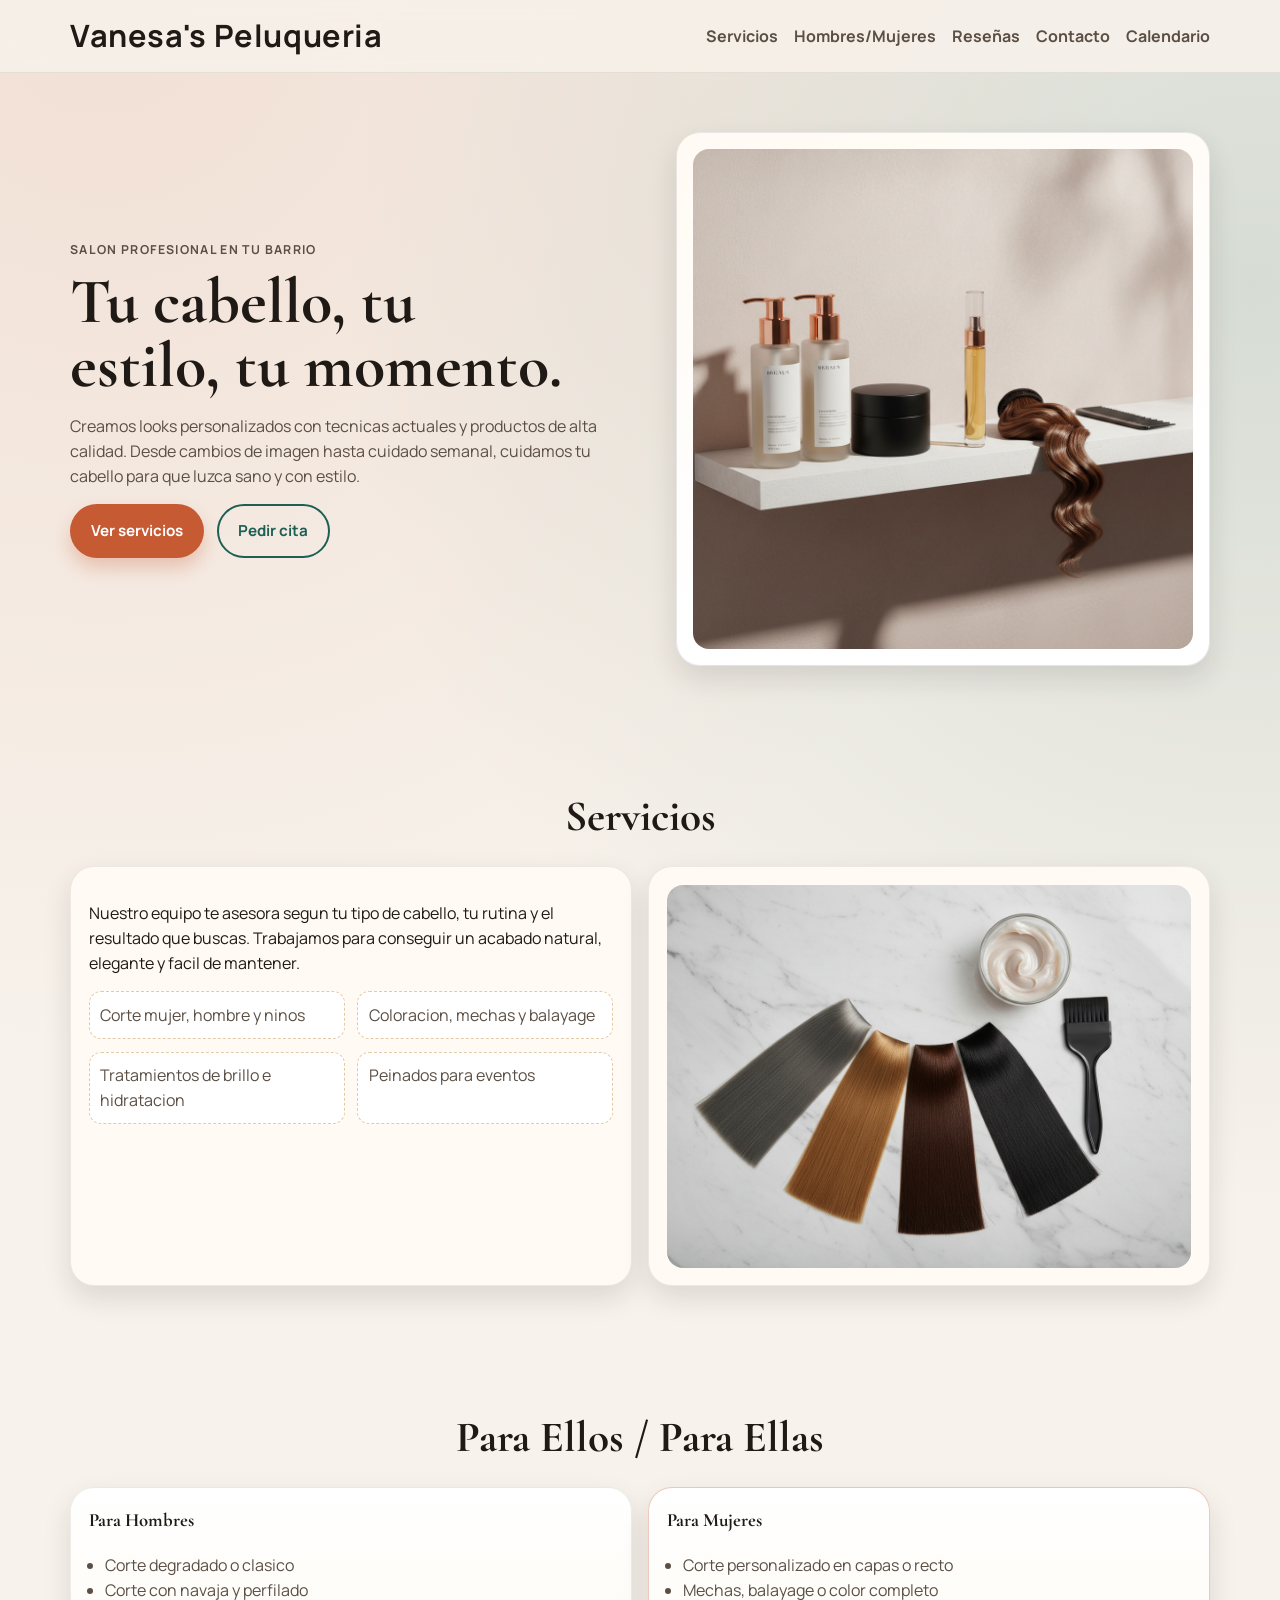
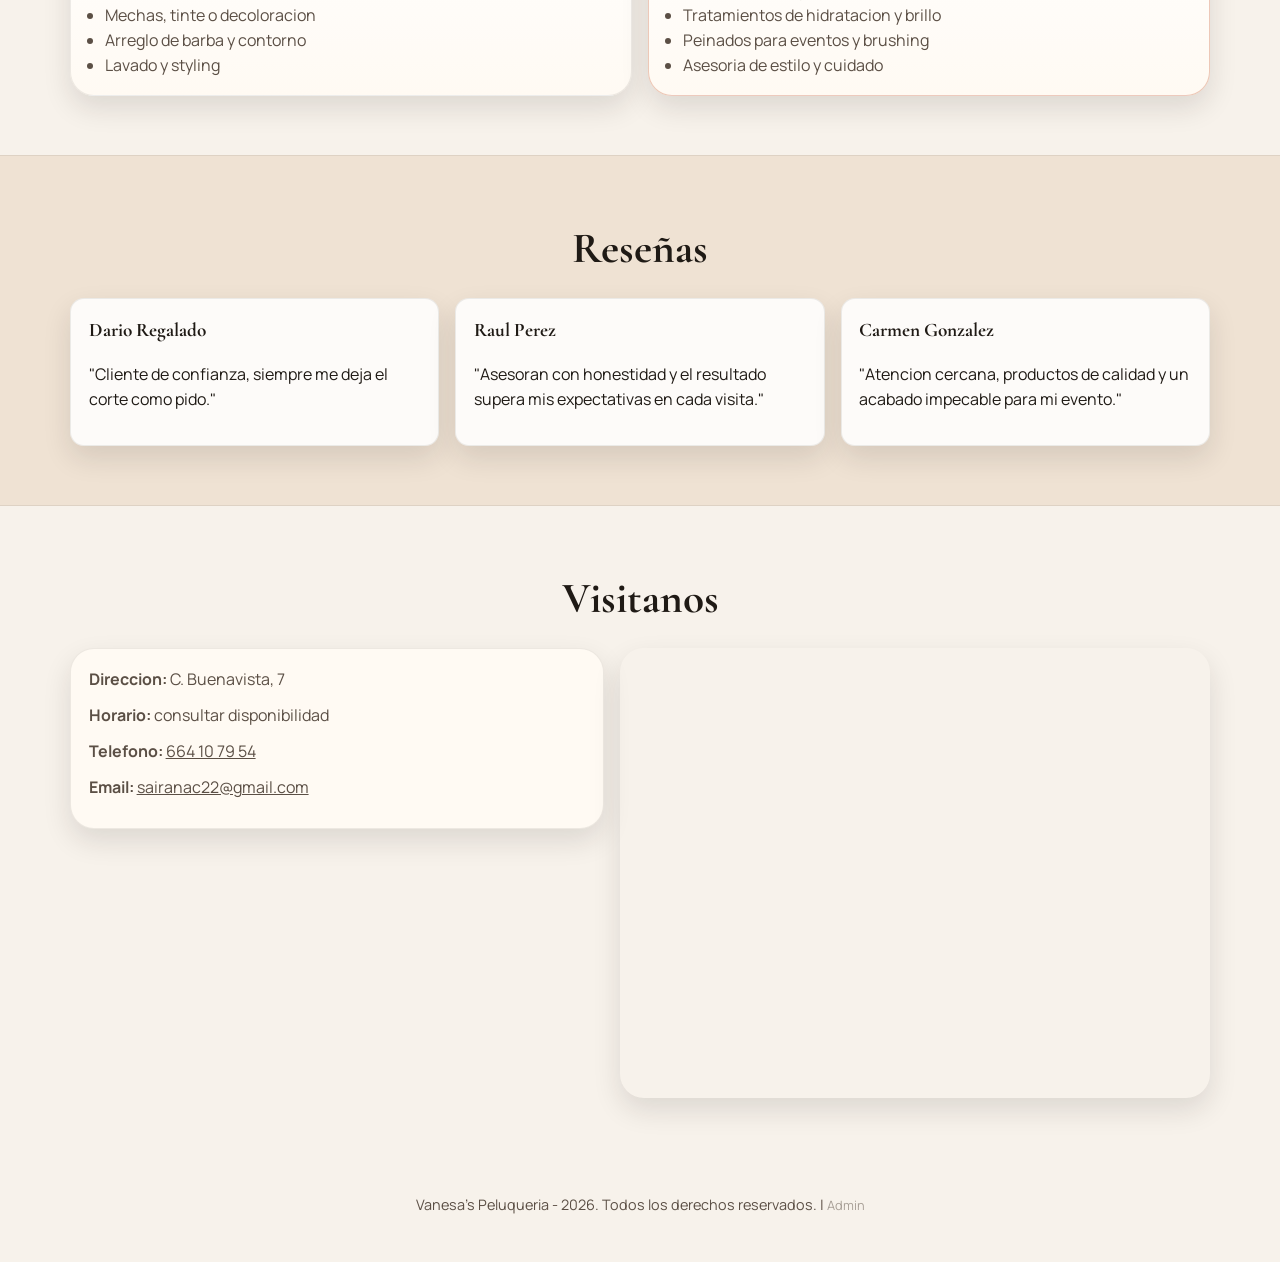
<file: index.html>
<!doctype html>
<html lang="es">
<head>
  <meta charset="UTF-8" />
  <meta name="viewport" content="width=device-width, initial-scale=1.0" />
  <meta name="description" content="Vanesa's Peluqueria en La Guancha, Tenerife. Cortes de mujer, hombre y niños, coloracion, mechas, balayage, tratamientos y peinados para eventos. Atencion personalizada." />
  <meta name="theme-color" content="#c65a33" />
  <meta property="og:title" content="Vanesa's Peluqueria | Estilo y Cuidado" />
  <meta property="og:description" content="Peluqueria en La Guancha, Tenerife. Cortes, color, tratamientos y peinados para eventos." />
  <meta property="og:type" content="website" />
  <meta property="og:url" content="https://vanesaspeluqueria.com/" />
  <meta property="og:image" content="https://vanesaspeluqueria.com/fotos/vanesa039s-pelu-69bea31c47bb1.png" />
  <meta name="twitter:card" content="summary_large_image" />
  <title>Vanesa's Peluqueria | Cortes, Color y Peinados en La Guancha, Tenerife</title>
  <link rel="canonical" href="https://vanesaspeluqueria.com/" />
  <link rel="preconnect" href="https://fonts.googleapis.com" />
  <link rel="preconnect" href="https://fonts.gstatic.com" crossorigin />
  <link href="https://fonts.googleapis.com/css2?family=Cormorant+Garamond:wght@500;700&family=Manrope:wght@400;600;700&display=swap" rel="stylesheet" />
  <link rel="icon" href="fotos/logo.ico" type="image/x-icon" />
  <link rel="manifest" href="manifest.webmanifest" />
  <link rel="stylesheet" href="css/styles.css" />
  <script type="application/ld+json">
  {
    "@context": "https://schema.org",
    "@type": "LocalBusiness",
    "name": "Vanesa's Peluqueria",
    "image": "https://vanesaspeluqueria.com/fotos/vanesa039s-pelu-69bea31c47bb1.png",
    "telephone": "+34664107954",
    "email": "sairanac22@gmail.com",
    "address": {
      "@type": "PostalAddress",
      "streetAddress": "C. Buenavista, 7",
      "addressLocality": "La Guancha",
      "addressRegion": "Santa Cruz de Tenerife",
      "postalCode": "38441",
      "addressCountry": "ES"
    },
    "description": "Peluqueria con cortes de mujer, hombre y niños, coloracion, mechas, balayage, tratamientos capilares y peinados para eventos.",
    "url": "https://vanesaspeluqueria.com/",
    "priceRange": "€"
  }
  </script>
</head>
<body>
  <a class="skip-link" href="#contenido">Saltar al contenido</a>

  <header class="site-header" id="inicio">
    <div class="container header-inner">
      <a class="brand" href="#inicio" aria-label="Ir al inicio">Vanesa's Peluqueria</a>

      <button
        class="menu-toggle"
        type="button"
        aria-expanded="false"
        aria-controls="main-nav"
        aria-label="Abrir menu">
        Menu
      </button>

      <nav id="main-nav" class="nav" aria-label="Navegacion principal" data-open="false">
        <a href="#servicios">Servicios</a>
        <a href="#hombres-mujeres">Hombres/Mujeres</a>
        <a href="#resenas">Reseñas</a>
        <a href="#contacto">Contacto</a>
        <a href="calendario.html">Calendario</a>
      </nav>
    </div>
  </header>

  <main id="contenido">
    <section class="hero section">
      <div class="container hero-grid">
        <div>
          <p class="kicker">Salon profesional en tu barrio</p>
          <h1>Tu cabello, tu estilo, tu momento.</h1>
          <p>
            Creamos looks personalizados con tecnicas actuales y productos de alta calidad.
            Desde cambios de imagen hasta cuidado semanal, cuidamos tu cabello para que luzca sano y con estilo.
          </p>
          <div class="button-row">
            <a class="btn btn-primary" href="#hombres-mujeres">Ver servicios</a>
            <a class="btn btn-secondary" href="#contacto">Pedir cita</a>
          </div>
        </div>
        <article class="hero-card">
          <img
            src="./fotos/vanesa039s-pelu-69bea31c47bb1.png"
            alt="Productos capilares profesionales en una estanteria de salon"
            loading="lazy" />
        </article>
      </div>
    </section>

    <section class="section" id="servicios">
      <div class="container">
        <h2 class="section-title">Servicios</h2>
        <div class="services">
          <article class="panel">
            <p>
              Nuestro equipo te asesora segun tu tipo de cabello, tu rutina y el resultado que buscas.
              Trabajamos para conseguir un acabado natural, elegante y facil de mantener.
            </p>
            <ul class="service-list" aria-label="Lista de servicios">
              <li class="chip">Corte mujer, hombre y ninos</li>
              <li class="chip">Coloracion, mechas y balayage</li>
              <li class="chip">Tratamientos de brillo e hidratacion</li>
              <li class="chip">Peinados para eventos</li>
            </ul>
          </article>
          <article class="panel">
            <img
              src="./fotos/vanesa039s-pelu-69bea32281622.png"
              alt="Muestrario de tonos de cabello y herramientas de color"
              loading="lazy" />
          </article>
        </div>
      </div>
    </section>

    <section class="section" id="hombres-mujeres">
      <div class="container">
        <h2 class="section-title">Para Ellos / Para Ellas</h2>
        <div class="pricing-grid">
          <article class="price-card">
            <h3>Para Hombres</h3>
            <ul>
              <li>Corte degradado o clasico</li>
              <li>Corte con navaja y perfilado</li>
              <li>Mechas, tinte o decoloracion</li>
              <li>Arreglo de barba y contorno</li>
              <li>Lavado y styling</li>
            </ul>
          </article>
          <article class="price-card highlight">
            <h3>Para Mujeres</h3>
            <ul>
              <li>Corte personalizado en capas o recto</li>
              <li>Mechas, balayage o color completo</li>
              <li>Tratamientos de hidratacion y brillo</li>
              <li>Peinados para eventos y brushing</li>
              <li>Asesoria de estilo y cuidado</li>
            </ul>
          </article>
        </div>
      </div>
    </section>

    <section class="section testimonials" id="resenas">
      <div class="container">
        <h2 class="section-title">Reseñas</h2>
        <div class="review-grid">
          <article class="review">
            <h3>Dario Regalado</h3>
            <p>"Cliente de confianza, siempre me deja el corte como pido."</p>
          </article>
          <article class="review">
            <h3>Raul Perez</h3>
            <p>"Asesoran con honestidad y el resultado supera mis expectativas en cada visita."</p>
          </article>
          <article class="review">
            <h3>Carmen Gonzalez</h3>
            <p>"Atencion cercana, productos de calidad y un acabado impecable para mi evento."</p>
          </article>
        </div>
      </div>
    </section>

    <section class="section" id="contacto">
      <div class="container">
        <h2 class="section-title">Visitanos</h2>
        <div class="contact-grid">
          <article class="panel contact-list" aria-label="Datos de contacto">
            <p><strong>Direccion:</strong> C. Buenavista, 7</p>
            <p><strong>Horario:</strong> consultar disponibilidad</p>
            <p><strong>Telefono:</strong> <a href="tel:+34664107954">664 10 79 54</a></p>
            <p><strong>Email:</strong> <a href="mailto:sairanac22@gmail.com">sairanac22@gmail.com</a></p>
          </article>
          <iframe
            class="map-frame"
            title="Mapa de Vanesa's Peluqueria"
            loading="lazy"
            referrerpolicy="no-referrer-when-downgrade"
            src="https://www.google.com/maps/embed?pb=!1m18!1m12!1m3!1d4666.096228641706!2d-16.657343299999997!3d28.393448699999997!2m3!1f0!2f0!3f0!3m2!1i1024!2i768!4f13.1!3m3!1m2!1s0xc6a7d93c9b2e905%3A0xe3dfc5b049eb5907!2sC.%20Buenavista%2C%207%2C%2038441%20La%20Guancha%2C%20Santa%20Cruz%20de%20Tenerife!5e1!3m2!1ses!2ses!4v1774115780948!5m2!1ses!2ses" width="600" height="450" style="border:0;" allowfullscreen="" loading="lazy" referrerpolicy="no-referrer-when-downgrade"
            style="border:0;"
            allowfullscreen>
          </iframe>
        </div>
      </div>
    </section>
  </main>

  <footer class="footer">
    <div class="container">
      <p>Vanesa's Peluqueria - <span id="year"></span>. Todos los derechos reservados. | <a href="admin/" class="admin-link">Admin</a></p>
    </div>
  </footer>

  <script src="js/main.js" defer></script>
</body>
</html>
</file>
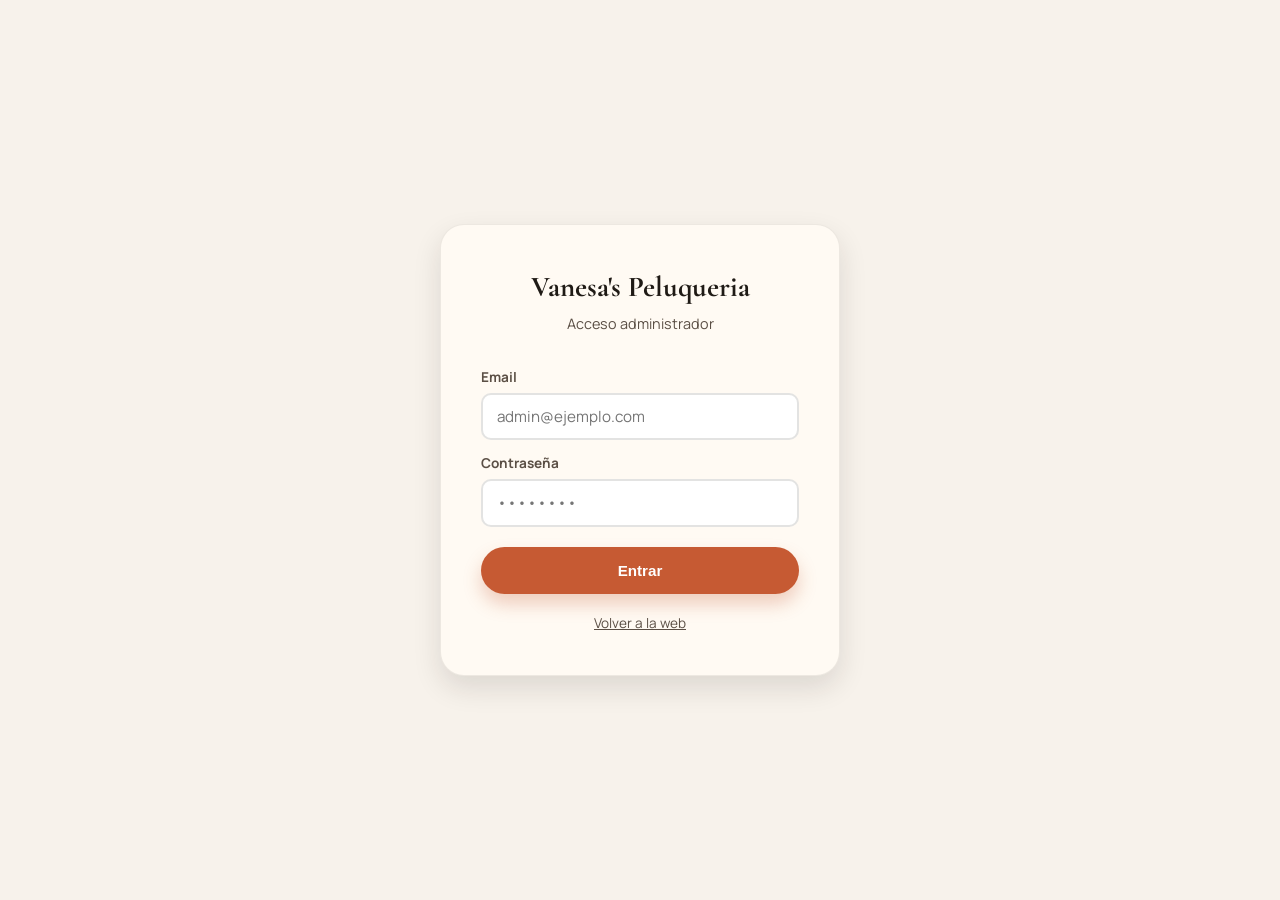
<file: admin/index.html>
<!doctype html>
<html lang="es">
<head>
  <meta charset="UTF-8" />
  <meta name="viewport" content="width=device-width, initial-scale=1.0" />
  <meta name="robots" content="noindex, nofollow" />
  <link rel="icon" href="../fotos/logo.ico" type="image/x-icon" />
  <link rel="manifest" href="manifest.webmanifest" />
  <link rel="apple-touch-icon" href="../fotos/icon-192.png" />
  <meta name="apple-mobile-web-app-capable" content="yes" />
  <meta name="apple-mobile-web-app-status-bar-style" content="default" />
  <title>Admin - Vanesa's Peluqueria</title>
  <link rel="preconnect" href="https://fonts.googleapis.com" />
  <link rel="preconnect" href="https://fonts.gstatic.com" crossorigin />
  <link href="https://fonts.googleapis.com/css2?family=Cormorant+Garamond:wght@500;700&family=Manrope:wght@400;600;700&display=swap" rel="stylesheet" />
  <link rel="stylesheet" href="../css/styles.css" />
  <link rel="stylesheet" href="../css/admin.css" />
  <script type="importmap">
  {
    "imports": {
      "@supabase/supabase-js": "https://esm.sh/@supabase/supabase-js@2"
    }
  }
  </script>
</head>
<body class="admin-page">
  <main class="login-container">
    <div class="login-card">
      <h1>Vanesa's Peluqueria</h1>
      <p class="login-subtitle">Acceso administrador</p>
      <form id="login-form" class="login-form" method="POST" autocomplete="off" novalidate>
        <label for="email">Email</label>
        <input type="email" id="email" name="email" required maxlength="254" autocomplete="off" spellcheck="false" inputmode="email" placeholder="admin@ejemplo.com" />

        <label for="password">Contraseña</label>
        <input type="password" id="password" name="password" required maxlength="128" autocomplete="new-password" spellcheck="false" placeholder="••••••••" />

        <p id="login-error" class="form-error" style="display:none"></p>

        <button type="submit" class="btn btn-primary login-btn">Entrar</button>
      </form>
      <a href="../index.html" class="back-link">Volver a la web</a>
    </div>
  </main>

  <script type="module">
    import { login, redirectIfLoggedIn } from '../js/auth.js'

    redirectIfLoggedIn().catch(() => {})

    const form = document.getElementById('login-form')
    const emailInput = document.getElementById('email')
    const passwordInput = document.getElementById('password')
    const errorEl = document.getElementById('login-error')

    function sanitize(v) {
      return v.replace(/[\0\x08\x0B\x0C\x0E\x1F]/g, '').trim()
    }

    form.addEventListener('submit', async (e) => {
      e.preventDefault()
      errorEl.style.display = 'none'
      errorEl.textContent = ''

      const email = sanitize(emailInput.value)
      const password = passwordInput.value

      if (!email || !password) {
        errorEl.textContent = 'Completa todos los campos'
        errorEl.style.display = 'block'
        return
      }

      const submitBtn = form.querySelector('button[type="submit"]')
      submitBtn.disabled = true
      submitBtn.textContent = 'Entrando...'

      try {
        await login(email, password)
        window.location.href = '/admin/dashboard.html'
      } catch (err) {
        console.error('Login error:', err)
        errorEl.textContent = 'Email o contraseña incorrectos'
        errorEl.style.display = 'block'
        submitBtn.disabled = false
        submitBtn.textContent = 'Entrar'
      }
    })
  </script>
</body>
</html>
</file>
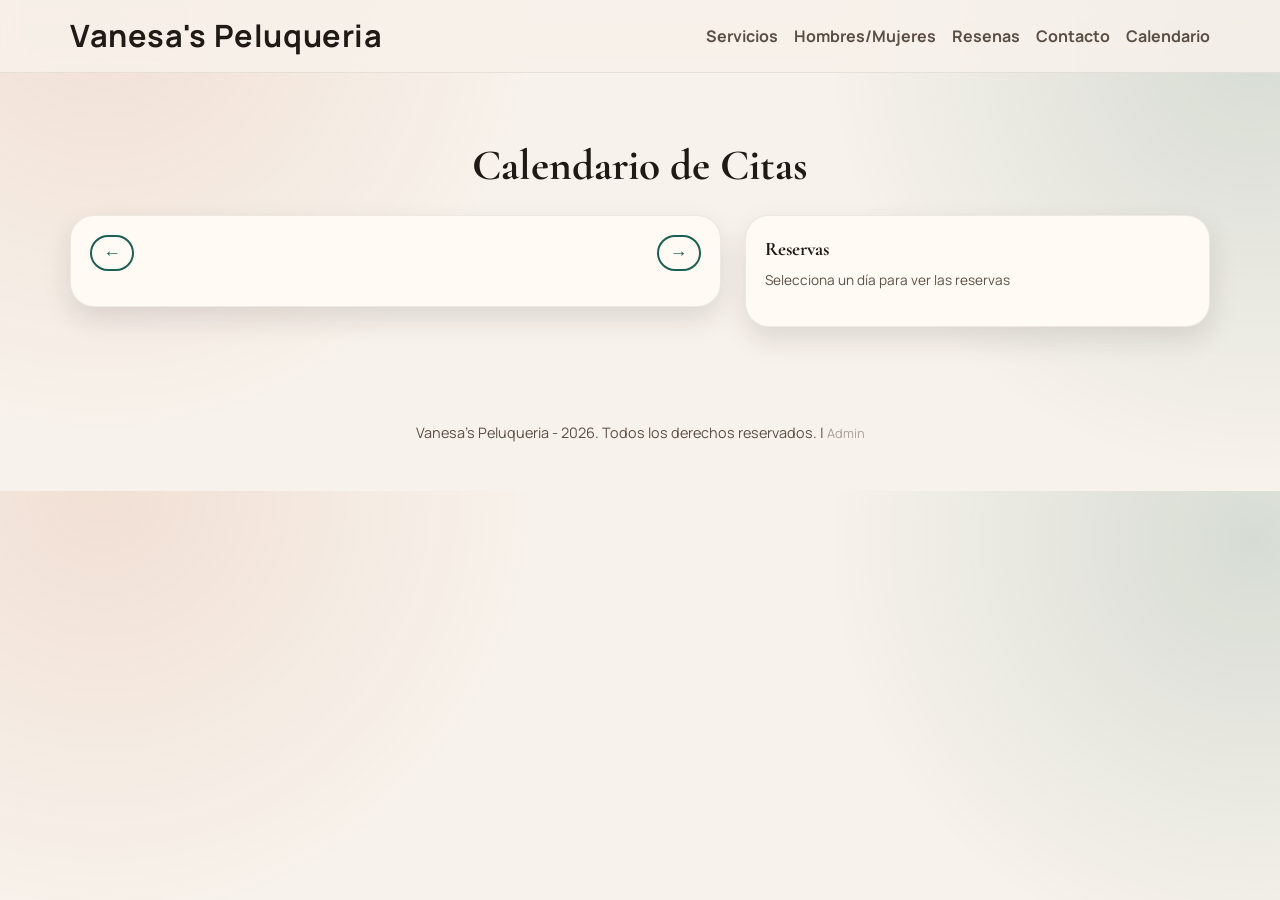
<file: calendario.html>
<!doctype html>
<html lang="es">
<head>
  <meta charset="UTF-8" />
  <meta name="viewport" content="width=device-width, initial-scale=1.0" />
  <meta name="description" content="Calendario de citas de Vanesa's Peluqueria en La Guancha, Tenerife. Consulta los horarios ocupados y reserva tu cita." />
  <meta name="theme-color" content="#c65a33" />
  <meta property="og:title" content="Calendario de Citas - Vanesa's Peluqueria" />
  <meta property="og:description" content="Consulta los horarios disponibles en Vanesa's Peluqueria, La Guancha." />
  <meta property="og:type" content="website" />
  <meta property="og:url" content="https://vanesaspeluqueria.com/calendario.html" />
  <meta name="twitter:card" content="summary_large_image" />
  <title>Calendario de Citas - Vanesa's Peluqueria | La Guancha</title>
  <link rel="canonical" href="https://vanesaspeluqueria.com/calendario.html" />
  <link rel="preconnect" href="https://fonts.googleapis.com" />
  <link rel="preconnect" href="https://fonts.gstatic.com" crossorigin />
  <link href="https://fonts.googleapis.com/css2?family=Cormorant+Garamond:wght@500;700&family=Manrope:wght@400;600;700&display=swap" rel="stylesheet" />
  <link rel="icon" href="fotos/logo.ico" type="image/x-icon" />
  <link rel="manifest" href="manifest.webmanifest" />
  <link rel="stylesheet" href="css/styles.css" />
  <link rel="stylesheet" href="css/calendar.css" />
  <script type="importmap">
  {
    "imports": {
      "@supabase/supabase-js": "https://esm.sh/@supabase/supabase-js@2"
    }
  }
  </script>
</head>
<body>
  <a class="skip-link" href="#contenido">Saltar al contenido</a>

  <header class="site-header">
    <div class="container header-inner">
      <a class="brand" href="index.html" aria-label="Volver al inicio">Vanesa's Peluqueria</a>

      <nav class="nav" aria-label="Navegacion">
        <a href="index.html#servicios">Servicios</a>
        <a href="index.html#hombres-mujeres">Hombres/Mujeres</a>
        <a href="index.html#resenas">Resenas</a>
        <a href="index.html#contacto">Contacto</a>
        <a href="calendario.html" aria-current="page">Calendario</a>
      </nav>
    </div>
  </header>

  <main id="contenido">
    <section class="section">
      <div class="container">
        <h1 class="section-title">Calendario de Citas</h1>

        <div class="calendar-layout">
          <div class="calendar-container">
            <div class="calendar-header">
              <button class="calendar-nav" id="prev-month" type="button" aria-label="Mes anterior">&larr;</button>
              <h2 id="month-year"></h2>
              <button class="calendar-nav" id="next-month" type="button" aria-label="Mes siguiente">&rarr;</button>
            </div>
            <div class="calendar-grid" id="calendar-grid"></div>
          </div>

          <div class="appointments-panel">
            <h3>Reservas</h3>
            <p class="day-label" id="day-label">Selecciona un día para ver las reservas</p>
            <div id="day-appointments"></div>
          </div>
        </div>
      </div>
    </section>
  </main>

  <footer class="footer">
    <div class="container">
      <p>Vanesa's Peluqueria - <span id="year"></span>. Todos los derechos reservados. | <a href="admin/" class="admin-link">Admin</a></p>
    </div>
  </footer>

  <script src="js/main.js" defer></script>
  <script type="module" src="js/supabase.js"></script>
  <script type="module" src="js/calendar.js?v=10"></script>
</body>
</html>
</file>
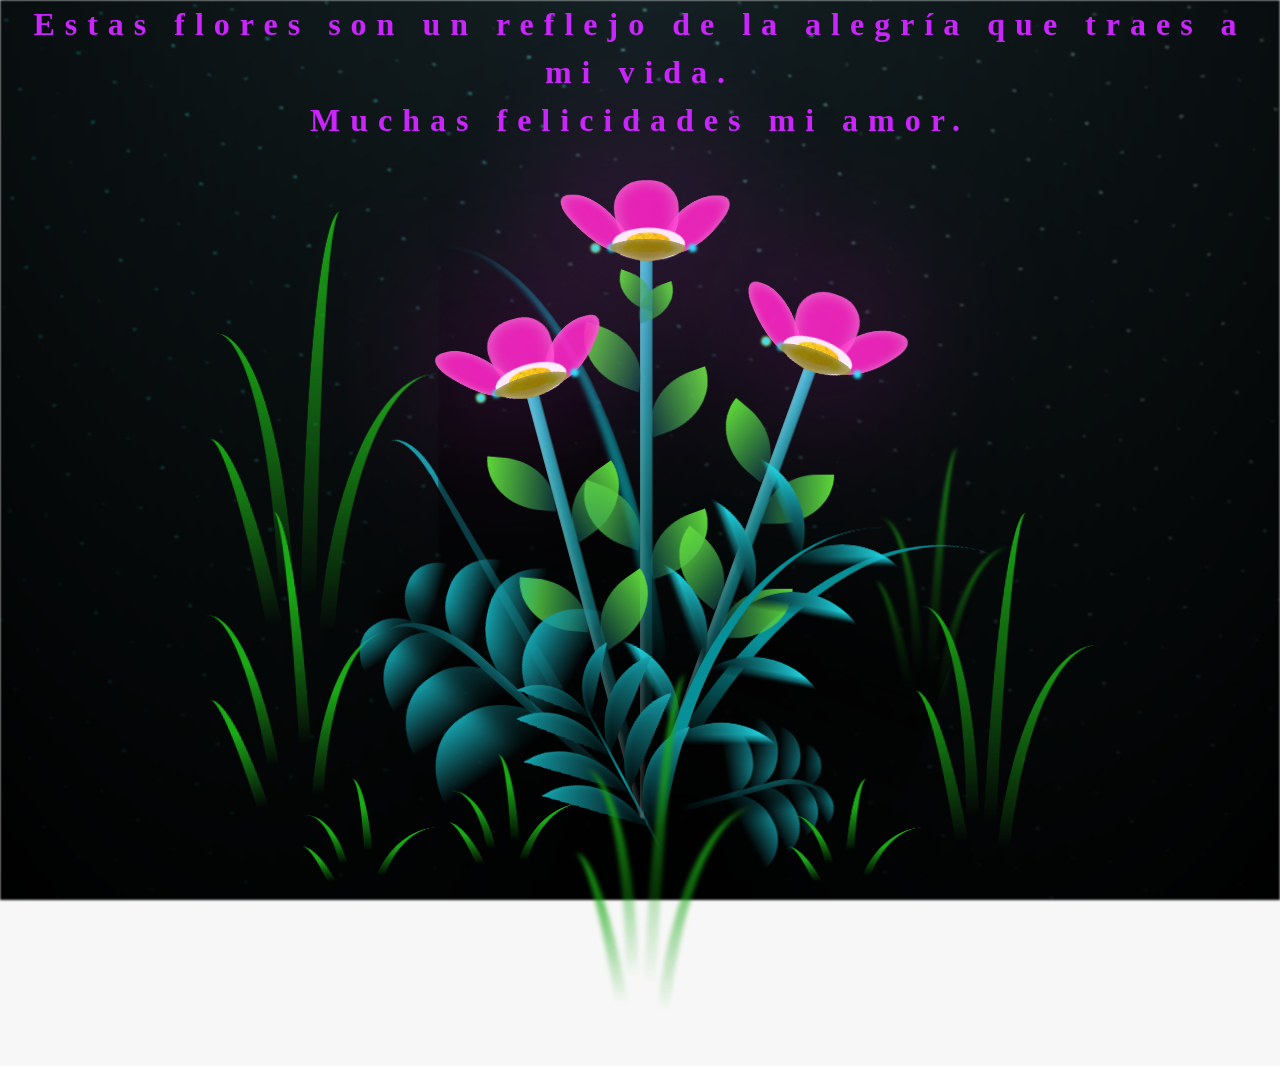
<file: flower.html>
<!DOCTYPE html>
<html lang="es">

<head>
  <meta charset="UTF-8" />
  <meta http-equiv="X-UA-Compatible" content="IE=edge" />
  <meta name="viewport" content="width=device-width, initial-scale=1.0, maximum-scale=1.0, user-scalable=no">
  <style>
    *,
    *::after,
    *::before {
      padding: 0;
      margin: 0;
      box-sizing: border-box;
    }

    :root {
      --dark-color: #000;
    }

    body {
      display: flex;
      align-items: flex-end;
      justify-content: center;
      min-height: 100vh;
      background-color: var(--dark-color);
      overflow: hidden;
      perspective: 1000px;
    }

    #lyrics {
      font-size: 28px;
      font-family: "Franklin Gothic Medium", "Arial Narrow", Arial, sans-serif;
      color: white;
      position: absolute;
      margin-bottom: 20%;
      z-index: 1;
      font-weight: bold;
      letter-spacing: 4px;
    }

    @media only screen and (max-width: 600px) {

      /* Estilos específicos para dispositivos con un ancho máximo de 600px */
      #lyrics {
        font-size: 14px;
        /* Reduce el tamaño del texto para dispositivos más pequeños */
        margin-bottom: 530px;
        letter-spacing: 3px;
      }

    }

    .titulo {
      margin-bottom: 0;
      top: 0;
      left: 50%;
      transform: translateX(-50%);
      font-family: 'Dancing Script', cursive;
      color: #cb25fd;
      position: absolute;
      font-weight: bold;
      letter-spacing: 10px;
      opacity: 0;
      animation: fadeIn 3s ease-in-out forwards;
      text-align: center;
      width: 100vw;
      z-index: 100;
    }

    @keyframes fadeIn {
      from {
        opacity: 0;
      }

      to {
        opacity: 1;
      }
    }

    .night {
      z-index: -1;
      position: absolute;
      left: 50%;
      top: 0;
      transform: translateX(-50%);
      width: 100%;
      height: 100%;
      filter: blur(0.1vmin);
      background-image: radial-gradient(ellipse at top,
          transparent 0%,
          var(--dark-color)),
        radial-gradient(ellipse at bottom,
          var(--dark-color),
          rgba(145, 233, 255, 0.2)),
        repeating-linear-gradient(220deg,
          rgb(0, 0, 0) 0px,
          rgb(0, 0, 0) 19px,
          transparent 19px,
          transparent 22px),
        repeating-linear-gradient(189deg,
          rgb(0, 0, 0) 0px,
          rgb(0, 0, 0) 19px,
          transparent 19px,
          transparent 22px),
        repeating-linear-gradient(148deg,
          rgb(0, 0, 0) 0px,
          rgb(0, 0, 0) 19px,
          transparent 19px,
          transparent 22px),
        linear-gradient(90deg, rgb(0, 255, 250), rgb(240, 240, 240));
    }

    .flowers {
      position: relative;
      transform: scale(0.9);
      /*margin-bottom: 100px;
  */
    }

    @media only screen and (max-width: 600px) {

      /* Estilos específicos para dispositivos con un ancho máximo de 600px */
      .flowers {
        font-size: 14px;
        margin-bottom: 35%;
        letter-spacing: 3px;
        transform: scale(1.0);
      }

    }

    .flower {
      position: absolute;
      bottom: 10vmin;
      transform-origin: bottom center;
      z-index: 10;
      --fl-speed: 0.8s;
    }

    .flower--1 {
      -webkit-animation: moving-flower-1 4s linear infinite;
      animation: moving-flower-1 4s linear infinite;
    }

    .flower--1 .flower__line {
      height: 70vmin;
      -webkit-animation-delay: 0.3s;
      animation-delay: 0.3s;
    }

    .flower--1 .flower__line__leaf--1 {
      -webkit-animation: blooming-leaf-right var(--fl-speed) 1.6s backwards;
      animation: blooming-leaf-right var(--fl-speed) 1.6s backwards;
    }

    .flower--1 .flower__line__leaf--2 {
      -webkit-animation: blooming-leaf-right var(--fl-speed) 1.4s backwards;
      animation: blooming-leaf-right var(--fl-speed) 1.4s backwards;
    }

    .flower--1 .flower__line__leaf--3 {
      -webkit-animation: blooming-leaf-left var(--fl-speed) 1.2s backwards;
      animation: blooming-leaf-left var(--fl-speed) 1.2s backwards;
    }

    .flower--1 .flower__line__leaf--4 {
      -webkit-animation: blooming-leaf-left var(--fl-speed) 1s backwards;
      animation: blooming-leaf-left var(--fl-speed) 1s backwards;
    }

    .flower--1 .flower__line__leaf--5 {
      -webkit-animation: blooming-leaf-right var(--fl-speed) 1.8s backwards;
      animation: blooming-leaf-right var(--fl-speed) 1.8s backwards;
    }

    .flower--1 .flower__line__leaf--6 {
      -webkit-animation: blooming-leaf-left var(--fl-speed) 2s backwards;
      animation: blooming-leaf-left var(--fl-speed) 2s backwards;
    }

    .flower--2 {
      left: 50%;
      transform: rotate(20deg);
      -webkit-animation: moving-flower-2 4s linear infinite;
      animation: moving-flower-2 4s linear infinite;
    }

    .flower--2 .flower__line {
      height: 60vmin;
      -webkit-animation-delay: 0.6s;
      animation-delay: 0.6s;
    }

    .flower--2 .flower__line__leaf--1 {
      -webkit-animation: blooming-leaf-right var(--fl-speed) 1.9s backwards;
      animation: blooming-leaf-right var(--fl-speed) 1.9s backwards;
    }

    .flower--2 .flower__line__leaf--2 {
      -webkit-animation: blooming-leaf-right var(--fl-speed) 1.7s backwards;
      animation: blooming-leaf-right var(--fl-speed) 1.7s backwards;
    }

    .flower--2 .flower__line__leaf--3 {
      -webkit-animation: blooming-leaf-left var(--fl-speed) 1.5s backwards;
      animation: blooming-leaf-left var(--fl-speed) 1.5s backwards;
    }

    .flower--2 .flower__line__leaf--4 {
      -webkit-animation: blooming-leaf-left var(--fl-speed) 1.3s backwards;
      animation: blooming-leaf-left var(--fl-speed) 1.3s backwards;
    }

    .flower--3 {
      left: 50%;
      transform: rotate(-15deg);
      -webkit-animation: moving-flower-3 4s linear infinite;
      animation: moving-flower-3 4s linear infinite;
    }

    .flower--3 .flower__line {
      -webkit-animation-delay: 0.9s;
      animation-delay: 0.9s;
    }

    .flower--3 .flower__line__leaf--1 {
      -webkit-animation: blooming-leaf-right var(--fl-speed) 2.5s backwards;
      animation: blooming-leaf-right var(--fl-speed) 2.5s backwards;
    }

    .flower--3 .flower__line__leaf--2 {
      -webkit-animation: blooming-leaf-right var(--fl-speed) 2.3s backwards;
      animation: blooming-leaf-right var(--fl-speed) 2.3s backwards;
    }

    .flower--3 .flower__line__leaf--3 {
      -webkit-animation: blooming-leaf-left var(--fl-speed) 2.1s backwards;
      animation: blooming-leaf-left var(--fl-speed) 2.1s backwards;
    }

    .flower--3 .flower__line__leaf--4 {
      -webkit-animation: blooming-leaf-left var(--fl-speed) 1.9s backwards;
      animation: blooming-leaf-left var(--fl-speed) 1.9s backwards;
    }

    .flower__leafs {
      position: relative;
      -webkit-animation: blooming-flower 2s backwards;
      animation: blooming-flower 2s backwards;
    }

    .flower__leafs--1 {
      -webkit-animation-delay: 1.1s;
      animation-delay: 1.1s;
    }

    .flower__leafs--2 {
      -webkit-animation-delay: 1.4s;
      animation-delay: 1.4s;
    }

    .flower__leafs--3 {
      -webkit-animation-delay: 1.7s;
      animation-delay: 1.7s;
    }

    .flower__leafs::after {
      content: "";
      position: absolute;
      left: 0;
      top: 0;
      transform: translate(-50%, -100%);
      width: 8vmin;
      height: 8vmin;
      background-color: #fd25eb;
      /* background-color: #fd2525; */
      filter: blur(10vmin);
    }

    .flower__leaf {
      position: absolute;
      bottom: 0;
      left: 50%;
      width: 8vmin;
      height: 11vmin;
      border-radius: 51% 49% 47% 53%/44% 45% 55% 69%;
      background-color: #253bfd;
      background-color: #fd25c3;
      transform-origin: bottom center;
      opacity: 0.9;
      box-shadow: inset 0 0 2vmin rgba(255, 255, 255, 0.5);
    }

    .flower__leaf--1 {
      transform: translate(-10%, 1%) rotateY(40deg) rotateX(-50deg);
    }

    .flower__leaf--2 {
      transform: translate(-50%, -4%) rotateX(40deg);
    }

    .flower__leaf--3 {
      transform: translate(-90%, 0%) rotateY(45deg) rotateX(50deg);
    }

    .flower__leaf--4 {
      width: 8vmin;
      height: 8vmin;
      transform-origin: bottom left;
      border-radius: 4vmin 10vmin 4vmin 4vmin;
      transform: translate(0%, 18%) rotateX(70deg) rotate(-43deg);
      background-color: #7c6901;
      z-index: 1;
      opacity: 0.8;
    }

    .flower__white-circle {
      position: absolute;
      left: -3.5vmin;
      top: -3vmin;
      width: 9vmin;
      height: 4vmin;
      border-radius: 50%;
      background-color: #fff;
    }

    .flower__white-circle::after {
      content: "";
      position: absolute;
      left: 50%;
      top: 45%;
      transform: translate(-50%, -50%);
      width: 60%;
      height: 60%;
      border-radius: inherit;
      background-image: repeating-linear-gradient(135deg,
          rgba(0, 0, 0, 0.03) 0px,
          rgba(0, 0, 0, 0.03) 1px,
          transparent 1px,
          transparent 12px),
        repeating-linear-gradient(45deg,
          rgba(0, 0, 0, 0.03) 0px,
          rgba(0, 0, 0, 0.03) 1px,
          transparent 1px,
          transparent 12px),
        repeating-linear-gradient(67.5deg,
          rgba(0, 0, 0, 0.03) 0px,
          rgba(0, 0, 0, 0.03) 1px,
          transparent 1px,
          transparent 12px),
        repeating-linear-gradient(135deg,
          rgba(0, 0, 0, 0.03) 0px,
          rgba(0, 0, 0, 0.03) 1px,
          transparent 1px,
          transparent 12px),
        repeating-linear-gradient(45deg,
          rgba(0, 0, 0, 0.03) 0px,
          rgba(0, 0, 0, 0.03) 1px,
          transparent 1px,
          transparent 12px),
        repeating-linear-gradient(112.5deg,
          rgba(0, 0, 0, 0.03) 0px,
          rgba(0, 0, 0, 0.03) 1px,
          transparent 1px,
          transparent 12px),
        repeating-linear-gradient(112.5deg,
          rgba(0, 0, 0, 0.03) 0px,
          rgba(0, 0, 0, 0.03) 1px,
          transparent 1px,
          transparent 12px),
        repeating-linear-gradient(45deg,
          rgba(0, 0, 0, 0.03) 0px,
          rgba(0, 0, 0, 0.03) 1px,
          transparent 1px,
          transparent 12px),
        repeating-linear-gradient(22.5deg,
          rgba(0, 0, 0, 0.03) 0px,
          rgba(0, 0, 0, 0.03) 1px,
          transparent 1px,
          transparent 12px),
        repeating-linear-gradient(45deg,
          rgba(0, 0, 0, 0.03) 0px,
          rgba(0, 0, 0, 0.03) 1px,
          transparent 1px,
          transparent 12px),
        repeating-linear-gradient(22.5deg,
          rgba(0, 0, 0, 0.03) 0px,
          rgba(0, 0, 0, 0.03) 1px,
          transparent 1px,
          transparent 12px),
        repeating-linear-gradient(135deg,
          rgba(0, 0, 0, 0.03) 0px,
          rgba(0, 0, 0, 0.03) 1px,
          transparent 1px,
          transparent 12px),
        repeating-linear-gradient(157.5deg,
          rgba(0, 0, 0, 0.03) 0px,
          rgba(0, 0, 0, 0.03) 1px,
          transparent 1px,
          transparent 12px),
        repeating-linear-gradient(67.5deg,
          rgba(0, 0, 0, 0.03) 0px,
          rgba(0, 0, 0, 0.03) 1px,
          transparent 1px,
          transparent 12px),
        repeating-linear-gradient(67.5deg,
          rgba(0, 0, 0, 0.03) 0px,
          rgba(0, 0, 0, 0.03) 1px,
          transparent 1px,
          transparent 12px),
        linear-gradient(90deg, rgb(255, 235, 18), rgb(255, 206, 0));
    }

    .flower__line {
      height: 55vmin;
      width: 1.5vmin;
      background-image: linear-gradient(to left,
          rgba(0, 0, 0, 0.2),
          transparent,
          rgba(255, 255, 255, 0.2)),
        linear-gradient(to top, transparent 10%, #14757a, #39c6d6);
      box-shadow: inset 0 0 2px rgba(0, 0, 0, 0.5);
      -webkit-animation: grow-flower-tree 4s backwards;
      animation: grow-flower-tree 4s backwards;
    }

    .flower__line__leaf {
      --w: 7vmin;
      --h: calc(var(--w) + 2vmin);
      position: absolute;
      top: 20%;
      left: 90%;
      width: var(--w);
      height: var(--h);
      border-top-right-radius: var(--h);
      border-bottom-left-radius: var(--h);
      background-image: linear-gradient(to top, rgba(20, 117, 122, 0.4), #5ed639);
    }

    .flower__line__leaf--1 {
      transform: rotate(70deg) rotateY(30deg);
    }

    .flower__line__leaf--2 {
      top: 45%;
      transform: rotate(70deg) rotateY(30deg);
    }

    .flower__line__leaf--3,
    .flower__line__leaf--4,
    .flower__line__leaf--6 {
      border-top-right-radius: 0;
      border-bottom-left-radius: 0;
      border-top-left-radius: var(--h);
      border-bottom-right-radius: var(--h);
      left: -460%;
      top: 12%;
      transform: rotate(-70deg) rotateY(30deg);
    }

    .flower__line__leaf--4 {
      top: 40%;
    }

    .flower__line__leaf--5 {
      top: 0;
      transform-origin: left;
      transform: rotate(70deg) rotateY(30deg) scale(0.6);
    }

    .flower__line__leaf--6 {
      top: -2%;
      left: -450%;
      transform-origin: right;
      transform: rotate(-70deg) rotateY(30deg) scale(0.6);
    }

    .flower__light {
      position: absolute;
      bottom: 0vmin;
      width: 1vmin;
      height: 1vmin;
      background-color: rgb(255, 251, 0);
      border-radius: 50%;
      filter: blur(0.2vmin);
      -webkit-animation: light-ans 4s linear infinite backwards;
      animation: light-ans 4s linear infinite backwards;
    }

    .flower__light:nth-child(odd) {
      background-color: #23f0ff;
    }

    .flower__light--1 {
      left: -2vmin;
      -webkit-animation-delay: 1s;
      animation-delay: 1s;
    }

    .flower__light--2 {
      left: 3vmin;
      -webkit-animation-delay: 0.5s;
      animation-delay: 0.5s;
    }

    .flower__light--3 {
      left: -6vmin;
      -webkit-animation-delay: 0.3s;
      animation-delay: 0.3s;
    }

    .flower__light--4 {
      left: 6vmin;
      -webkit-animation-delay: 0.9s;
      animation-delay: 0.9s;
    }

    .flower__light--5 {
      left: -1vmin;
      -webkit-animation-delay: 1.5s;
      animation-delay: 1.5s;
    }

    .flower__light--6 {
      left: -4vmin;
      -webkit-animation-delay: 3s;
      animation-delay: 3s;
    }

    .flower__light--7 {
      left: 3vmin;
      -webkit-animation-delay: 2s;
      animation-delay: 2s;
    }

    .flower__light--8 {
      left: -6vmin;
      -webkit-animation-delay: 3.5s;
      animation-delay: 3.5s;
    }

    .flower__grass {
      --c: #159faa;
      --line-w: 1.5vmin;
      position: absolute;
      bottom: 12vmin;
      left: -7vmin;
      display: flex;
      flex-direction: column;
      align-items: flex-end;
      z-index: 20;
      transform-origin: bottom center;
      transform: rotate(-48deg) rotateY(40deg);
    }

    .flower__grass--1 {
      -webkit-animation: moving-grass 2s linear infinite;
      animation: moving-grass 2s linear infinite;
    }

    .flower__grass--2 {
      left: 2vmin;
      bottom: 10vmin;
      transform: scale(0.5) rotate(75deg) rotateX(10deg) rotateY(-200deg);
      opacity: 0.8;
      z-index: 0;
      -webkit-animation: moving-grass--2 1.5s linear infinite;
      animation: moving-grass--2 1.5s linear infinite;
    }

    .flower__grass--top {
      width: 7vmin;
      height: 10vmin;
      border-top-right-radius: 100%;
      border-right: var(--line-w) solid var(--c);
      transform-origin: bottom center;
      transform: rotate(-2deg);
    }

    .flower__grass--bottom {
      margin-top: -2px;
      width: var(--line-w);
      height: 25vmin;
      background-image: linear-gradient(to top, transparent, var(--c));
    }

    .flower__grass__leaf {
      --size: 10vmin;
      position: absolute;
      width: calc(var(--size) * 2.1);
      height: var(--size);
      border-top-left-radius: var(--size);
      border-top-right-radius: var(--size);
      background-image: linear-gradient(to top,
          transparent,
          transparent 30%,
          var(--c));
      z-index: 100;
    }

    .flower__grass__leaf--1 {
      top: -6%;
      left: 30%;
      --size: 6vmin;
      transform: rotate(-20deg);
      -webkit-animation: growing-grass-ans--1 2s 2.6s backwards;
      animation: growing-grass-ans--1 2s 2.6s backwards;
    }

    @-webkit-keyframes growing-grass-ans--1 {
      0% {
        transform-origin: bottom left;
        transform: rotate(-20deg) scale(0);
      }
    }

    @keyframes growing-grass-ans--1 {
      0% {
        transform-origin: bottom left;
        transform: rotate(-20deg) scale(0);
      }
    }

    .flower__grass__leaf--2 {
      top: -5%;
      left: -110%;
      --size: 6vmin;
      transform: rotate(10deg);
      -webkit-animation: growing-grass-ans--2 2s 2.4s linear backwards;
      animation: growing-grass-ans--2 2s 2.4s linear backwards;
    }

    @-webkit-keyframes growing-grass-ans--2 {
      0% {
        transform-origin: bottom right;
        transform: rotate(10deg) scale(0);
      }
    }

    @keyframes growing-grass-ans--2 {
      0% {
        transform-origin: bottom right;
        transform: rotate(10deg) scale(0);
      }
    }

    .flower__grass__leaf--3 {
      top: 5%;
      left: 60%;
      --size: 8vmin;
      transform: rotate(-18deg) rotateX(-20deg);
      -webkit-animation: growing-grass-ans--3 2s 2.2s linear backwards;
      animation: growing-grass-ans--3 2s 2.2s linear backwards;
    }

    @-webkit-keyframes growing-grass-ans--3 {
      0% {
        transform-origin: bottom left;
        transform: rotate(-18deg) rotateX(-20deg) scale(0);
      }
    }

    @keyframes growing-grass-ans--3 {
      0% {
        transform-origin: bottom left;
        transform: rotate(-18deg) rotateX(-20deg) scale(0);
      }
    }

    .flower__grass__leaf--4 {
      top: 6%;
      left: -135%;
      --size: 8vmin;
      transform: rotate(2deg);
      -webkit-animation: growing-grass-ans--4 2s 2s linear backwards;
      animation: growing-grass-ans--4 2s 2s linear backwards;
    }

    @-webkit-keyframes growing-grass-ans--4 {
      0% {
        transform-origin: bottom right;
        transform: rotate(2deg) scale(0);
      }
    }

    @keyframes growing-grass-ans--4 {
      0% {
        transform-origin: bottom right;
        transform: rotate(2deg) scale(0);
      }
    }

    .flower__grass__leaf--5 {
      top: 20%;
      left: 60%;
      --size: 10vmin;
      transform: rotate(-24deg) rotateX(-20deg);
      -webkit-animation: growing-grass-ans--5 2s 1.8s linear backwards;
      animation: growing-grass-ans--5 2s 1.8s linear backwards;
    }

    @-webkit-keyframes growing-grass-ans--5 {
      0% {
        transform-origin: bottom left;
        transform: rotate(-24deg) rotateX(-20deg) scale(0);
      }
    }

    @keyframes growing-grass-ans--5 {
      0% {
        transform-origin: bottom left;
        transform: rotate(-24deg) rotateX(-20deg) scale(0);
      }
    }

    .flower__grass__leaf--6 {
      top: 22%;
      left: -180%;
      --size: 10vmin;
      transform: rotate(10deg);
      -webkit-animation: growing-grass-ans--6 2s 1.6s linear backwards;
      animation: growing-grass-ans--6 2s 1.6s linear backwards;
    }

    @-webkit-keyframes growing-grass-ans--6 {
      0% {
        transform-origin: bottom right;
        transform: rotate(10deg) scale(0);
      }
    }

    @keyframes growing-grass-ans--6 {
      0% {
        transform-origin: bottom right;
        transform: rotate(10deg) scale(0);
      }
    }

    .flower__grass__leaf--7 {
      top: 39%;
      left: 70%;
      --size: 10vmin;
      transform: rotate(-10deg);
      -webkit-animation: growing-grass-ans--7 2s 1.4s linear backwards;
      animation: growing-grass-ans--7 2s 1.4s linear backwards;
    }

    @-webkit-keyframes growing-grass-ans--7 {
      0% {
        transform-origin: bottom left;
        transform: rotate(-10deg) scale(0);
      }
    }

    @keyframes growing-grass-ans--7 {
      0% {
        transform-origin: bottom left;
        transform: rotate(-10deg) scale(0);
      }
    }

    .flower__grass__leaf--8 {
      top: 40%;
      left: -215%;
      --size: 11vmin;
      transform: rotate(10deg);
      -webkit-animation: growing-grass-ans--8 2s 1.2s linear backwards;
      animation: growing-grass-ans--8 2s 1.2s linear backwards;
    }

    @-webkit-keyframes growing-grass-ans--8 {
      0% {
        transform-origin: bottom right;
        transform: rotate(10deg) scale(0);
      }
    }

    @keyframes growing-grass-ans--8 {
      0% {
        transform-origin: bottom right;
        transform: rotate(10deg) scale(0);
      }
    }

    .flower__grass__overlay {
      position: absolute;
      top: -10%;
      right: 0%;
      width: 100%;
      height: 100%;
      background-color: rgba(0, 0, 0, 0.6);
      filter: blur(1.5vmin);
      z-index: 100;
    }

    .flower__g-long {
      --w: 2vmin;
      --h: 6vmin;
      --c: #159faa;
      position: absolute;
      bottom: 10vmin;
      left: -3vmin;
      transform-origin: bottom center;
      transform: rotate(-30deg) rotateY(-20deg);
      display: flex;
      flex-direction: column;
      align-items: flex-end;
      -webkit-animation: flower-g-long-ans 3s linear infinite;
      animation: flower-g-long-ans 3s linear infinite;
    }

    @-webkit-keyframes flower-g-long-ans {

      0%,
      100% {
        transform: rotate(-30deg) rotateY(-20deg);
      }

      50% {
        transform: rotate(-32deg) rotateY(-20deg);
      }
    }

    @keyframes flower-g-long-ans {

      0%,
      100% {
        transform: rotate(-30deg) rotateY(-20deg);
      }

      50% {
        transform: rotate(-32deg) rotateY(-20deg);
      }
    }

    .flower__g-long__top {
      top: calc(var(--h) * -1);
      width: calc(var(--w) + 1vmin);
      height: var(--h);
      border-top-right-radius: 100%;
      border-right: 0.7vmin solid var(--c);
      transform: translate(-0.7vmin, 1vmin);
    }

    .flower__g-long__bottom {
      width: var(--w);
      height: 50vmin;
      transform-origin: bottom center;
      background-image: linear-gradient(to top, transparent 30%, var(--c));
      box-shadow: inset 0 0 2px rgba(0, 0, 0, 0.5);
      -webkit-clip-path: polygon(35% 0, 65% 1%, 100% 100%, 0% 100%);
      clip-path: polygon(35% 0, 65% 1%, 100% 100%, 0% 100%);
    }

    .flower__g-right {
      position: absolute;
      bottom: 6vmin;
      left: -2vmin;
      transform-origin: bottom left;
      transform: rotate(20deg);
    }

    .flower__g-right .leaf {
      width: 30vmin;
      height: 50vmin;
      border-top-left-radius: 100%;
      border-left: 2vmin solid #079097;
      background-image: linear-gradient(to bottom,
          transparent,
          var(--dark-color) 60%);
      -webkit-mask-image: linear-gradient(to top, transparent 30%, #079097 60%);
    }

    .flower__g-right--1 {
      -webkit-animation: flower-g-right-ans 2.5s linear infinite;
      animation: flower-g-right-ans 2.5s linear infinite;
    }

    .flower__g-right--2 {
      left: 5vmin;
      transform: rotateY(-180deg);
      -webkit-animation: flower-g-right-ans--2 3s linear infinite;
      animation: flower-g-right-ans--2 3s linear infinite;
    }

    .flower__g-right--2 .leaf {
      height: 75vmin;
      filter: blur(0.3vmin);
      opacity: 0.8;
    }

    @-webkit-keyframes flower-g-right-ans {

      0%,
      100% {
        transform: rotate(20deg);
      }

      50% {
        transform: rotate(24deg) rotateX(-20deg);
      }
    }

    @keyframes flower-g-right-ans {

      0%,
      100% {
        transform: rotate(20deg);
      }

      50% {
        transform: rotate(24deg) rotateX(-20deg);
      }
    }

    @-webkit-keyframes flower-g-right-ans--2 {

      0%,
      100% {
        transform: rotateY(-180deg) rotate(0deg) rotateX(-20deg);
      }

      50% {
        transform: rotateY(-180deg) rotate(6deg) rotateX(-20deg);
      }
    }

    @keyframes flower-g-right-ans--2 {

      0%,
      100% {
        transform: rotateY(-180deg) rotate(0deg) rotateX(-20deg);
      }

      50% {
        transform: rotateY(-180deg) rotate(6deg) rotateX(-20deg);
      }
    }

    .flower__g-front {
      position: absolute;
      bottom: 6vmin;
      left: 2.5vmin;
      z-index: 100;
      transform-origin: bottom center;
      transform: rotate(-28deg) rotateY(30deg) scale(1.04);
      -webkit-animation: flower__g-front-ans 2s linear infinite;
      animation: flower__g-front-ans 2s linear infinite;
    }

    @-webkit-keyframes flower__g-front-ans {

      0%,
      100% {
        transform: rotate(-28deg) rotateY(30deg) scale(1.04);
      }

      50% {
        transform: rotate(-35deg) rotateY(40deg) scale(1.04);
      }
    }

    @keyframes flower__g-front-ans {

      0%,
      100% {
        transform: rotate(-28deg) rotateY(30deg) scale(1.04);
      }

      50% {
        transform: rotate(-35deg) rotateY(40deg) scale(1.04);
      }
    }

    .flower__g-front__line {
      width: 0.3vmin;
      height: 20vmin;
      background-image: linear-gradient(to top,
          transparent,
          #079097,
          transparent 100%);
      position: relative;
    }

    .flower__g-front__leaf-wrapper {
      position: absolute;
      top: 0;
      left: 0;
      transform-origin: bottom left;
      transform: rotate(10deg);
    }

    .flower__g-front__leaf-wrapper:nth-child(even) {
      left: 0vmin;
      transform: rotateY(-180deg) rotate(5deg);
      -webkit-animation: flower__g-front__leaf-left-ans 1s ease-in backwards;
      animation: flower__g-front__leaf-left-ans 1s ease-in backwards;
    }

    .flower__g-front__leaf-wrapper:nth-child(odd) {
      -webkit-animation: flower__g-front__leaf-ans 1s ease-in backwards;
      animation: flower__g-front__leaf-ans 1s ease-in backwards;
    }

    .flower__g-front__leaf-wrapper--1 {
      top: -8vmin;
      transform: scale(0.7);
      -webkit-animation: flower__g-front__leaf-ans 1s 5.5s ease-in backwards !important;
      animation: flower__g-front__leaf-ans 1s 5.5s ease-in backwards !important;
    }

    .flower__g-front__leaf-wrapper--2 {
      top: -8vmin;
      transform: rotateY(-180deg) scale(0.7) !important;
      -webkit-animation: flower__g-front__leaf-left-ans-2 1s 4.6s ease-in backwards !important;
      animation: flower__g-front__leaf-left-ans-2 1s 4.6s ease-in backwards !important;
    }

    .flower__g-front__leaf-wrapper--3 {
      top: -3vmin;
      -webkit-animation: flower__g-front__leaf-ans 1s 4.6s ease-in backwards;
      animation: flower__g-front__leaf-ans 1s 4.6s ease-in backwards;
    }

    .flower__g-front__leaf-wrapper--4 {
      top: -3vmin;
      transform: rotateY(-180deg) scale(0.9) !important;
      -webkit-animation: flower__g-front__leaf-left-ans-2 1s 4.6s ease-in backwards !important;
      animation: flower__g-front__leaf-left-ans-2 1s 4.6s ease-in backwards !important;
    }

    @-webkit-keyframes flower__g-front__leaf-left-ans-2 {
      0% {
        transform: rotateY(-180deg) scale(0);
      }
    }

    @keyframes flower__g-front__leaf-left-ans-2 {
      0% {
        transform: rotateY(-180deg) scale(0);
      }
    }

    .flower__g-front__leaf-wrapper--5,
    .flower__g-front__leaf-wrapper--6 {
      top: 2vmin;
    }

    .flower__g-front__leaf-wrapper--7,
    .flower__g-front__leaf-wrapper--8 {
      top: 6.5vmin;
    }

    .flower__g-front__leaf-wrapper--2 {
      -webkit-animation-delay: 5.2s !important;
      animation-delay: 5.2s !important;
    }

    .flower__g-front__leaf-wrapper--3 {
      -webkit-animation-delay: 4.9s !important;
      animation-delay: 4.9s !important;
    }

    .flower__g-front__leaf-wrapper--5 {
      -webkit-animation-delay: 4.3s !important;
      animation-delay: 4.3s !important;
    }

    .flower__g-front__leaf-wrapper--6 {
      -webkit-animation-delay: 4.1s !important;
      animation-delay: 4.1s !important;
    }

    .flower__g-front__leaf-wrapper--7 {
      -webkit-animation-delay: 3.8s !important;
      animation-delay: 3.8s !important;
    }

    .flower__g-front__leaf-wrapper--8 {
      -webkit-animation-delay: 3.5s !important;
      animation-delay: 3.5s !important;
    }

    @-webkit-keyframes flower__g-front__leaf-ans {
      0% {
        transform: rotate(10deg) scale(0);
      }
    }

    @keyframes flower__g-front__leaf-ans {
      0% {
        transform: rotate(10deg) scale(0);
      }
    }

    @-webkit-keyframes flower__g-front__leaf-left-ans {
      0% {
        transform: rotateY(-180deg) rotate(5deg) scale(0);
      }
    }

    @keyframes flower__g-front__leaf-left-ans {
      0% {
        transform: rotateY(-180deg) rotate(5deg) scale(0);
      }
    }

    .flower__g-front__leaf {
      width: 10vmin;
      height: 10vmin;
      border-radius: 100% 0% 0% 100%/100% 100% 0% 0%;
      box-shadow: inset 0 2px 1vmin hsla(184deg, 97%, 58%, 0.2);
      background-image: linear-gradient(to bottom left,
          transparent,
          var(--dark-color)),
        linear-gradient(to bottom right, #159faa 50%, transparent 50%, transparent);
      -webkit-mask-image: linear-gradient(to bottom right,
          #159faa 50%,
          transparent 50%,
          transparent);
      mask-image: linear-gradient(to bottom right,
          #159faa 50%,
          transparent 50%,
          transparent);
    }

    .flower__g-fr {
      position: absolute;
      bottom: -4vmin;
      left: vmin;
      transform-origin: bottom left;
      z-index: 10;
      -webkit-animation: flower__g-fr-ans 2s linear infinite;
      animation: flower__g-fr-ans 2s linear infinite;
    }

    @-webkit-keyframes flower__g-fr-ans {

      0%,
      100% {
        transform: rotate(2deg);
      }

      50% {
        transform: rotate(4deg);
      }
    }

    @keyframes flower__g-fr-ans {

      0%,
      100% {
        transform: rotate(2deg);
      }

      50% {
        transform: rotate(4deg);
      }
    }

    .flower__g-fr .leaf {
      width: 30vmin;
      height: 50vmin;
      border-top-left-radius: 100%;
      border-left: 2vmin solid #079097;
      -webkit-mask-image: linear-gradient(to top, transparent 25%, #079097 50%);
      position: relative;
      z-index: 1;
    }

    .flower__g-fr__leaf {
      position: absolute;
      top: 0;
      left: 0;
      width: 10vmin;
      height: 10vmin;
      border-radius: 100% 0% 0% 100%/100% 100% 0% 0%;
      box-shadow: inset 0 2px 1vmin hsla(184deg, 97%, 58%, 0.2);
      background-image: linear-gradient(to bottom left,
          transparent,
          var(--dark-color) 98%),
        linear-gradient(to bottom right, #23f0ff 45%, transparent 50%, transparent);
      -webkit-mask-image: linear-gradient(135deg,
          #159faa 40%,
          transparent 50%,
          transparent);
    }

    .flower__g-fr__leaf--1 {
      left: 20vmin;
      transform: rotate(45deg);
      -webkit-animation: flower__g-fr-leaft-ans-1 0.5s 5.2s linear backwards;
      animation: flower__g-fr-leaft-ans-1 0.5s 5.2s linear backwards;
    }

    @-webkit-keyframes flower__g-fr-leaft-ans-1 {
      0% {
        transform-origin: left;
        transform: rotate(45deg) scale(0);
      }
    }

    @keyframes flower__g-fr-leaft-ans-1 {
      0% {
        transform-origin: left;
        transform: rotate(45deg) scale(0);
      }
    }

    .flower__g-fr__leaf--2 {
      left: 12vmin;
      top: -7vmin;
      transform: rotate(25deg) rotateY(-180deg);
      -webkit-animation: flower__g-fr-leaft-ans-6 0.5s 5s linear backwards;
      animation: flower__g-fr-leaft-ans-6 0.5s 5s linear backwards;
    }

    .flower__g-fr__leaf--3 {
      left: 15vmin;
      top: 6vmin;
      transform: rotate(55deg);
      -webkit-animation: flower__g-fr-leaft-ans-5 0.5s 4.8s linear backwards;
      animation: flower__g-fr-leaft-ans-5 0.5s 4.8s linear backwards;
    }

    .flower__g-fr__leaf--4 {
      left: 6vmin;
      top: -2vmin;
      transform: rotate(25deg) rotateY(-180deg);
      -webkit-animation: flower__g-fr-leaft-ans-6 0.5s 4.6s linear backwards;
      animation: flower__g-fr-leaft-ans-6 0.5s 4.6s linear backwards;
    }

    .flower__g-fr__leaf--5 {
      left: 10vmin;
      top: 14vmin;
      transform: rotate(55deg);
      -webkit-animation: flower__g-fr-leaft-ans-5 0.5s 4.4s linear backwards;
      animation: flower__g-fr-leaft-ans-5 0.5s 4.4s linear backwards;
    }

    @-webkit-keyframes flower__g-fr-leaft-ans-5 {
      0% {
        transform-origin: left;
        transform: rotate(55deg) scale(0);
      }
    }

    @keyframes flower__g-fr-leaft-ans-5 {
      0% {
        transform-origin: left;
        transform: rotate(55deg) scale(0);
      }
    }

    .flower__g-fr__leaf--6 {
      left: 0vmin;
      top: 6vmin;
      transform: rotate(25deg) rotateY(-180deg);
      -webkit-animation: flower__g-fr-leaft-ans-6 0.5s 4.2s linear backwards;
      animation: flower__g-fr-leaft-ans-6 0.5s 4.2s linear backwards;
    }

    @-webkit-keyframes flower__g-fr-leaft-ans-6 {
      0% {
        transform-origin: right;
        transform: rotate(25deg) rotateY(-180deg) scale(0);
      }
    }

    @keyframes flower__g-fr-leaft-ans-6 {
      0% {
        transform-origin: right;
        transform: rotate(25deg) rotateY(-180deg) scale(0);
      }
    }

    .flower__g-fr__leaf--7 {
      left: 5vmin;
      top: 22vmin;
      transform: rotate(45deg);
      -webkit-animation: flower__g-fr-leaft-ans-7 0.5s 4s linear backwards;
      animation: flower__g-fr-leaft-ans-7 0.5s 4s linear backwards;
    }

    @-webkit-keyframes flower__g-fr-leaft-ans-7 {
      0% {
        transform-origin: left;
        transform: rotate(45deg) scale(0);
      }
    }

    @keyframes flower__g-fr-leaft-ans-7 {
      0% {
        transform-origin: left;
        transform: rotate(45deg) scale(0);
      }
    }

    .flower__g-fr__leaf--8 {
      left: -4vmin;
      top: 15vmin;
      transform: rotate(15deg) rotateY(-180deg);
      -webkit-animation: flower__g-fr-leaft-ans-8 0.5s 3.8s linear backwards;
      animation: flower__g-fr-leaft-ans-8 0.5s 3.8s linear backwards;
    }

    @-webkit-keyframes flower__g-fr-leaft-ans-8 {
      0% {
        transform-origin: right;
        transform: rotate(15deg) rotateY(-180deg) scale(0);
      }
    }

    @keyframes flower__g-fr-leaft-ans-8 {
      0% {
        transform-origin: right;
        transform: rotate(15deg) rotateY(-180deg) scale(0);
      }
    }

    .long-g {
      position: absolute;
      bottom: 25vmin;
      left: -42vmin;
      transform-origin: bottom left;
    }

    .long-g--1 {
      bottom: 0vmin;
      transform: scale(0.8) rotate(-5deg);
    }

    .long-g--1 .leaf {
      -webkit-mask-image: linear-gradient(to top,
          transparent 40%,
          #079097 80%) !important;
    }

    .long-g--1 .leaf--1 {
      --w: 5vmin;
      --h: 60vmin;
      left: -2vmin;
      transform: rotate(3deg) rotateY(-180deg);
    }

    .long-g--2,
    .long-g--3 {
      bottom: -3vmin;
      left: -35vmin;
      transform-origin: center;
      transform: scale(0.6) rotateX(60deg);
    }

    .long-g--2 .leaf,
    .long-g--3 .leaf {
      -webkit-mask-image: linear-gradient(to top,
          transparent 50%,
          #079097 80%) !important;
    }

    .long-g--2 .leaf--1,
    .long-g--3 .leaf--1 {
      left: -1vmin;
      transform: rotateY(-180deg);
    }

    .long-g--3 {
      left: -17vmin;
      bottom: 0vmin;
    }

    .long-g--3 .leaf {
      -webkit-mask-image: linear-gradient(to top,
          transparent 40%,
          #079097 80%) !important;
    }

    .long-g--4 {
      left: 25vmin;
      bottom: -3vmin;
      transform-origin: center;
      transform: scale(0.6) rotateX(60deg);
    }

    .long-g--4 .leaf {
      -webkit-mask-image: linear-gradient(to top,
          transparent 50%,
          #079097 80%) !important;
    }

    .long-g--5 {
      left: 42vmin;
      bottom: 0vmin;
      transform: scale(0.8) rotate(2deg);
    }

    .long-g--6 {
      left: 0vmin;
      bottom: -20vmin;
      z-index: 100;
      filter: blur(0.3vmin);
      transform: scale(0.8) rotate(2deg);
    }

    .long-g--7 {
      left: 35vmin;
      bottom: 20vmin;
      z-index: -1;
      filter: blur(0.3vmin);
      transform: scale(0.6) rotate(2deg);
      opacity: 0.7;
    }

    .long-g .leaf {
      --w: 15vmin;
      --h: 40vmin;
      --c: #1aaa15;
      position: absolute;
      bottom: 0;
      width: var(--w);
      height: var(--h);
      border-top-left-radius: 100%;
      border-left: 2vmin solid var(--c);
      -webkit-mask-image: linear-gradient(to top,
          transparent 20%,
          var(--dark-color));
      transform-origin: bottom center;
    }

    .long-g .leaf--0 {
      left: 2vmin;
      -webkit-animation: leaf-ans-1 4s linear infinite;
      animation: leaf-ans-1 4s linear infinite;
    }

    .long-g .leaf--1 {
      --w: 5vmin;
      --h: 60vmin;
      -webkit-animation: leaf-ans-1 4s linear infinite;
      animation: leaf-ans-1 4s linear infinite;
    }

    .long-g .leaf--2 {
      --w: 10vmin;
      --h: 40vmin;
      left: -0.5vmin;
      bottom: 5vmin;
      transform-origin: bottom left;
      transform: rotateY(-180deg);
      -webkit-animation: leaf-ans-2 3s linear infinite;
      animation: leaf-ans-2 3s linear infinite;
    }

    .long-g .leaf--3 {
      --w: 5vmin;
      --h: 30vmin;
      left: -1vmin;
      bottom: 3.2vmin;
      transform-origin: bottom left;
      transform: rotate(-10deg) rotateY(-180deg);
      -webkit-animation: leaf-ans-3 3s linear infinite;
      animation: leaf-ans-3 3s linear infinite;
    }

    @-webkit-keyframes leaf-ans-1 {

      0%,
      100% {
        transform: rotate(-5deg) scale(1);
      }

      50% {
        transform: rotate(5deg) scale(1.1);
      }
    }

    @keyframes leaf-ans-1 {

      0%,
      100% {
        transform: rotate(-5deg) scale(1);
      }

      50% {
        transform: rotate(5deg) scale(1.1);
      }
    }

    @-webkit-keyframes leaf-ans-2 {

      0%,
      100% {
        transform: rotateY(-180deg) rotate(5deg);
      }

      50% {
        transform: rotateY(-180deg) rotate(0deg) scale(1.1);
      }
    }

    @keyframes leaf-ans-2 {

      0%,
      100% {
        transform: rotateY(-180deg) rotate(5deg);
      }

      50% {
        transform: rotateY(-180deg) rotate(0deg) scale(1.1);
      }
    }

    @-webkit-keyframes leaf-ans-3 {

      0%,
      100% {
        transform: rotate(-10deg) rotateY(-180deg);
      }

      50% {
        transform: rotate(-20deg) rotateY(-180deg);
      }
    }

    @keyframes leaf-ans-3 {

      0%,
      100% {
        transform: rotate(-10deg) rotateY(-180deg);
      }

      50% {
        transform: rotate(-20deg) rotateY(-180deg);
      }
    }

    .grow-ans {
      -webkit-animation: grow-ans 2s var(--d) backwards;
      animation: grow-ans 2s var(--d) backwards;
    }

    @-webkit-keyframes grow-ans {
      0% {
        transform: scale(0);
        opacity: 0;
      }
    }

    @keyframes grow-ans {
      0% {
        transform: scale(0);
        opacity: 0;
      }
    }

    @-webkit-keyframes light-ans {
      0% {
        opacity: 0;
        transform: translateY(0vmin);
      }

      25% {
        opacity: 1;
        transform: translateY(-5vmin) translateX(-2vmin);
      }

      50% {
        opacity: 1;
        transform: translateY(-15vmin) translateX(2vmin);
        filter: blur(0.2vmin);
      }

      75% {
        transform: translateY(-20vmin) translateX(-2vmin);
        filter: blur(0.2vmin);
      }

      100% {
        transform: translateY(-30vmin);
        opacity: 0;
        filter: blur(1vmin);
      }
    }

    @keyframes light-ans {
      0% {
        opacity: 0;
        transform: translateY(0vmin);
      }

      25% {
        opacity: 1;
        transform: translateY(-5vmin) translateX(-2vmin);
      }

      50% {
        opacity: 1;
        transform: translateY(-15vmin) translateX(2vmin);
        filter: blur(0.2vmin);
      }

      75% {
        transform: translateY(-20vmin) translateX(-2vmin);
        filter: blur(0.2vmin);
      }

      100% {
        transform: translateY(-30vmin);
        opacity: 0;
        filter: blur(1vmin);
      }
    }

    @-webkit-keyframes moving-flower-1 {

      0%,
      100% {
        transform: rotate(2deg);
      }

      50% {
        transform: rotate(-2deg);
      }
    }

    @keyframes moving-flower-1 {

      0%,
      100% {
        transform: rotate(2deg);
      }

      50% {
        transform: rotate(-2deg);
      }
    }

    @-webkit-keyframes moving-flower-2 {

      0%,
      100% {
        transform: rotate(18deg);
      }

      50% {
        transform: rotate(14deg);
      }
    }

    @keyframes moving-flower-2 {

      0%,
      100% {
        transform: rotate(18deg);
      }

      50% {
        transform: rotate(14deg);
      }
    }

    @-webkit-keyframes moving-flower-3 {

      0%,
      100% {
        transform: rotate(-18deg);
      }

      50% {
        transform: rotate(-20deg) rotateY(-10deg);
      }
    }

    @keyframes moving-flower-3 {

      0%,
      100% {
        transform: rotate(-18deg);
      }

      50% {
        transform: rotate(-20deg) rotateY(-10deg);
      }
    }

    @-webkit-keyframes blooming-leaf-right {
      0% {
        transform-origin: left;
        transform: rotate(70deg) rotateY(30deg) scale(0);
      }
    }

    @keyframes blooming-leaf-right {
      0% {
        transform-origin: left;
        transform: rotate(70deg) rotateY(30deg) scale(0);
      }
    }

    @-webkit-keyframes blooming-leaf-left {
      0% {
        transform-origin: right;
        transform: rotate(-70deg) rotateY(30deg) scale(0);
      }
    }

    @keyframes blooming-leaf-left {
      0% {
        transform-origin: right;
        transform: rotate(-70deg) rotateY(30deg) scale(0);
      }
    }

    @-webkit-keyframes grow-flower-tree {
      0% {
        height: 0;
        border-radius: 1vmin;
      }
    }

    @keyframes grow-flower-tree {
      0% {
        height: 0;
        border-radius: 1vmin;
      }
    }

    @-webkit-keyframes blooming-flower {
      0% {
        transform: scale(0);
      }
    }

    @keyframes blooming-flower {
      0% {
        transform: scale(0);
      }
    }

    @-webkit-keyframes moving-grass {

      0%,
      100% {
        transform: rotate(-48deg) rotateY(40deg);
      }

      50% {
        transform: rotate(-50deg) rotateY(40deg);
      }
    }

    @keyframes moving-grass {

      0%,
      100% {
        transform: rotate(-48deg) rotateY(40deg);
      }

      50% {
        transform: rotate(-50deg) rotateY(40deg);
      }
    }

    @-webkit-keyframes moving-grass--2 {

      0%,
      100% {
        transform: scale(0.5) rotate(75deg) rotateX(10deg) rotateY(-200deg);
      }

      50% {
        transform: scale(0.5) rotate(79deg) rotateX(10deg) rotateY(-200deg);
      }
    }

    @keyframes moving-grass--2 {

      0%,
      100% {
        transform: scale(0.5) rotate(75deg) rotateX(10deg) rotateY(-200deg);
      }

      50% {
        transform: scale(0.5) rotate(79deg) rotateX(10deg) rotateY(-200deg);
      }
    }

    .growing-grass {
      -webkit-animation: growing-grass-ans 1s 2s backwards;
      animation: growing-grass-ans 1s 2s backwards;
    }

    @-webkit-keyframes growing-grass-ans {
      0% {
        transform: scale(0);
      }
    }

    @keyframes growing-grass-ans {
      0% {
        transform: scale(0);
      }
    }

    .container * {
      -webkit-animation-play-state: paused !important;
      animation-play-state: paused !important;
    }

    /*# sourceMappingURL=main.css.map */


    /* Reset de estilos básicos */
    body,
    h1,
    p {
      margin: 0;
      padding: 0;
    }

    /* Estilos generales */
    body {
      font-family: 'Arial', sans-serif;
      background-color: #f7f7f7;
      color: #333;
    }

    .container {
      max-width: 1200px;
      margin: 0 auto;
      padding: 20px;
    }

    h1 {
      font-size: 2em;
      line-height: 1.5;
      margin-bottom: 20px;
    }

    /* Media Queries para tamaños de pantalla diferentes */
    @media screen and (max-width: 600px) {

      /* Estilos para pantallas pequeñas */
      h1 {
        font-size: 1.5em;
      }
    }

    @media screen and (min-width: 601px) and (max-width: 1024px) {

      /* Estilos para pantallas medianas */
      h1 {
        font-size: 1.8em;
      }
    }

    @media screen and (min-width: 1025px) {

      /* Estilos para pantallas grandes */
      h1 {
        font-size: 2em;
      }
    }

    /* Agregar más estilos según sea necesario */
  </style>
  <title>Flower</title>
</head>

<body>
  <div id="lyrics">

  </div>
  <h1 class="titulo">Estas flores son un reflejo de la alegría que
    traes a mi vida. <br>
    Muchas felicidades mi amor.</h1>

  <div class="night"></div>
  <div class="flowers">
    <div class="flower flower--1">
      <div class="flower__leafs flower__leafs--1">
        <div class="flower__leaf flower__leaf--1"></div>
        <div class="flower__leaf flower__leaf--2"></div>
        <div class="flower__leaf flower__leaf--3"></div>
        <div class="flower__leaf flower__leaf--4"></div>
        <div class="flower__white-circle"></div>

        <div class="flower__light flower__light--1"></div>
        <div class="flower__light flower__light--2"></div>
        <div class="flower__light flower__light--3"></div>
        <div class="flower__light flower__light--4"></div>
        <div class="flower__light flower__light--5"></div>
        <div class="flower__light flower__light--6"></div>
        <div class="flower__light flower__light--7"></div>
        <div class="flower__light flower__light--8"></div>
      </div>
      <div class="flower__line">
        <div class="flower__line__leaf flower__line__leaf--1"></div>
        <div class="flower__line__leaf flower__line__leaf--2"></div>
        <div class="flower__line__leaf flower__line__leaf--3"></div>
        <div class="flower__line__leaf flower__line__leaf--4"></div>
        <div class="flower__line__leaf flower__line__leaf--5"></div>
        <div class="flower__line__leaf flower__line__leaf--6"></div>
      </div>
    </div>

    <div class="flower flower--2">
      <div class="flower__leafs flower__leafs--2">
        <div class="flower__leaf flower__leaf--1"></div>
        <div class="flower__leaf flower__leaf--2"></div>
        <div class="flower__leaf flower__leaf--3"></div>
        <div class="flower__leaf flower__leaf--4"></div>
        <div class="flower__white-circle"></div>

        <div class="flower__light flower__light--1"></div>
        <div class="flower__light flower__light--2"></div>
        <div class="flower__light flower__light--3"></div>
        <div class="flower__light flower__light--4"></div>
        <div class="flower__light flower__light--5"></div>
        <div class="flower__light flower__light--6"></div>
        <div class="flower__light flower__light--7"></div>
        <div class="flower__light flower__light--8"></div>
      </div>
      <div class="flower__line">
        <div class="flower__line__leaf flower__line__leaf--1"></div>
        <div class="flower__line__leaf flower__line__leaf--2"></div>
        <div class="flower__line__leaf flower__line__leaf--3"></div>
        <div class="flower__line__leaf flower__line__leaf--4"></div>
      </div>
    </div>

    <div class="flower flower--3">
      <div class="flower__leafs flower__leafs--3">
        <div class="flower__leaf flower__leaf--1"></div>
        <div class="flower__leaf flower__leaf--2"></div>
        <div class="flower__leaf flower__leaf--3"></div>
        <div class="flower__leaf flower__leaf--4"></div>
        <div class="flower__white-circle"></div>

        <div class="flower__light flower__light--1"></div>
        <div class="flower__light flower__light--2"></div>
        <div class="flower__light flower__light--3"></div>
        <div class="flower__light flower__light--4"></div>
        <div class="flower__light flower__light--5"></div>
        <div class="flower__light flower__light--6"></div>
        <div class="flower__light flower__light--7"></div>
        <div class="flower__light flower__light--8"></div>
      </div>
      <div class="flower__line">
        <div class="flower__line__leaf flower__line__leaf--1"></div>
        <div class="flower__line__leaf flower__line__leaf--2"></div>
        <div class="flower__line__leaf flower__line__leaf--3"></div>
        <div class="flower__line__leaf flower__line__leaf--4"></div>
      </div>
    </div>

    <div class="grow-ans" style="--d: 1.2s">
      <div class="flower__g-long">
        <div class="flower__g-long__top"></div>
        <div class="flower__g-long__bottom"></div>
      </div>
    </div>

    <div class="growing-grass">
      <div class="flower__grass flower__grass--1">
        <div class="flower__grass--top"></div>
        <div class="flower__grass--bottom"></div>
        <div class="flower__grass__leaf flower__grass__leaf--1"></div>
        <div class="flower__grass__leaf flower__grass__leaf--2"></div>
        <div class="flower__grass__leaf flower__grass__leaf--3"></div>
        <div class="flower__grass__leaf flower__grass__leaf--4"></div>
        <div class="flower__grass__leaf flower__grass__leaf--5"></div>
        <div class="flower__grass__leaf flower__grass__leaf--6"></div>
        <div class="flower__grass__leaf flower__grass__leaf--7"></div>
        <div class="flower__grass__leaf flower__grass__leaf--8"></div>
        <div class="flower__grass__overlay"></div>
      </div>
    </div>

    <div class="growing-grass">
      <div class="flower__grass flower__grass--2">
        <div class="flower__grass--top"></div>
        <div class="flower__grass--bottom"></div>
        <div class="flower__grass__leaf flower__grass__leaf--1"></div>
        <div class="flower__grass__leaf flower__grass__leaf--2"></div>
        <div class="flower__grass__leaf flower__grass__leaf--3"></div>
        <div class="flower__grass__leaf flower__grass__leaf--4"></div>
        <div class="flower__grass__leaf flower__grass__leaf--5"></div>
        <div class="flower__grass__leaf flower__grass__leaf--6"></div>
        <div class="flower__grass__leaf flower__grass__leaf--7"></div>
        <div class="flower__grass__leaf flower__grass__leaf--8"></div>
        <div class="flower__grass__overlay"></div>
      </div>
    </div>

    <div class="grow-ans" style="--d: 2.4s">
      <div class="flower__g-right flower__g-right--1">
        <div class="leaf"></div>
      </div>
    </div>

    <div class="grow-ans" style="--d: 2.8s">
      <div class="flower__g-right flower__g-right--2">
        <div class="leaf"></div>
      </div>
    </div>

    <div class="grow-ans" style="--d: 2.8s">
      <div class="flower__g-front">
        <div class="flower__g-front__leaf-wrapper flower__g-front__leaf-wrapper--1">
          <div class="flower__g-front__leaf"></div>
        </div>
        <div class="flower__g-front__leaf-wrapper flower__g-front__leaf-wrapper--2">
          <div class="flower__g-front__leaf"></div>
        </div>
        <div class="flower__g-front__leaf-wrapper flower__g-front__leaf-wrapper--3">
          <div class="flower__g-front__leaf"></div>
        </div>
        <div class="flower__g-front__leaf-wrapper flower__g-front__leaf-wrapper--4">
          <div class="flower__g-front__leaf"></div>
        </div>
        <div class="flower__g-front__leaf-wrapper flower__g-front__leaf-wrapper--5">
          <div class="flower__g-front__leaf"></div>
        </div>
        <div class="flower__g-front__leaf-wrapper flower__g-front__leaf-wrapper--6">
          <div class="flower__g-front__leaf"></div>
        </div>
        <div class="flower__g-front__leaf-wrapper flower__g-front__leaf-wrapper--7">
          <div class="flower__g-front__leaf"></div>
        </div>
        <div class="flower__g-front__leaf-wrapper flower__g-front__leaf-wrapper--8">
          <div class="flower__g-front__leaf"></div>
        </div>
        <div class="flower__g-front__line"></div>
      </div>
    </div>

    <div class="grow-ans" style="--d: 3.2s">
      <div class="flower__g-fr">
        <div class="leaf"></div>
        <div class="flower__g-fr__leaf flower__g-fr__leaf--1"></div>
        <div class="flower__g-fr__leaf flower__g-fr__leaf--2"></div>
        <div class="flower__g-fr__leaf flower__g-fr__leaf--3"></div>
        <div class="flower__g-fr__leaf flower__g-fr__leaf--4"></div>
        <div class="flower__g-fr__leaf flower__g-fr__leaf--5"></div>
        <div class="flower__g-fr__leaf flower__g-fr__leaf--6"></div>
        <div class="flower__g-fr__leaf flower__g-fr__leaf--7"></div>
        <div class="flower__g-fr__leaf flower__g-fr__leaf--8"></div>
      </div>
    </div>

    <div class="long-g long-g--0">
      <div class="grow-ans" style="--d: 3s">
        <div class="leaf leaf--0"></div>
      </div>
      <div class="grow-ans" style="--d: 2.2s">
        <div class="leaf leaf--1"></div>
      </div>
      <div class="grow-ans" style="--d: 3.4s">
        <div class="leaf leaf--2"></div>
      </div>
      <div class="grow-ans" style="--d: 3.6s">
        <div class="leaf leaf--3"></div>
      </div>
    </div>

    <div class="long-g long-g--1">
      <div class="grow-ans" style="--d: 3.6s">
        <div class="leaf leaf--0"></div>
      </div>
      <div class="grow-ans" style="--d: 3.8s">
        <div class="leaf leaf--1"></div>
      </div>
      <div class="grow-ans" style="--d: 4s">
        <div class="leaf leaf--2"></div>
      </div>
      <div class="grow-ans" style="--d: 4.2s">
        <div class="leaf leaf--3"></div>
      </div>
    </div>

    <div class="long-g long-g--2">
      <div class="grow-ans" style="--d: 4s">
             <div class="leaf leaf--0"></div>
      </div>
      <div class="grow-ans" style="--d: 4.2s">
        <div class="leaf leaf--1"></div>
      </div>
      <div class="grow-ans" style="--d: 4.4s">
        <div class="leaf leaf--2"></div>
      </div>
      <div class="grow-ans" style="--d: 4.6s">
        <div class="leaf leaf--3"></div>
      </div>
    </div>

    <div class="long-g long-g--3">
      <div class="grow-ans" style="--d: 4s">
        <div class="leaf leaf--0"></div>
      </div>
      <div class="grow-ans" style="--d: 4.2s">
        <div class="leaf leaf--1"></div>
      </div>
      <div class="grow-ans" style="--d: 3s">
        <div class="leaf leaf--2"></div>
      </div>
      <div class="grow-ans" style="--d: 3.6s">
        <div class="leaf leaf--3"></div>
      </div>
    </div>

    <div class="long-g long-g--4">
      <div class="grow-ans" style="--d: 4s">
        <div class="leaf leaf--0"></div>
      </div>
      <div class="grow-ans" style="--d: 4.2s">
        <div class="leaf leaf--1"></div>
      </div>
      <div class="grow-ans" style="--d: 3s">
        <div class="leaf leaf--2"></div>
      </div>
      <div class="grow-ans" style="--d: 3.6s">
        <div class="leaf leaf--3"></div>
      </div>
    </div>

    <div class="long-g long-g--5">
      <div class="grow-ans" style="--d: 4s">
        <div class="leaf leaf--0"></div>
      </div>
      <div class="grow-ans" style="--d: 4.2s">
        <div class="leaf leaf--1"></div>
      </div>
      <div class="grow-ans" style="--d: 3s">
        <div class="leaf leaf--2"></div>
      </div>
      <div class="grow-ans" style="--d: 3.6s">
        <div class="leaf leaf--3"></div>
      </div>
    </div>

    <div class="long-g long-g--6">
      <div class="grow-ans" style="--d: 4.2s">
        <div class="leaf leaf--0"></div>
      </div>
      <div class="grow-ans" style="--d: 4.4s">
        <div class="leaf leaf--1"></div>
      </div>
      <div class="grow-ans" style="--d: 4.6s">
        <div class="leaf leaf--2"></div>
      </div>
      <div class="grow-ans" style="--d: 4.8s">
        <div class="leaf leaf--3"></div>
      </div>
    </div>

    <div class="long-g long-g--7">
      <div class="grow-ans" style="--d: 3s">
        <div class="leaf leaf--0"></div>
      </div>
      <div class="grow-ans" style="--d: 3.2s">
        <div class="leaf leaf--1"></div>
      </div>
      <div class="grow-ans" style="--d: 3.5s">
        <div class="leaf leaf--2"></div>
      </div>
      <div class="grow-ans" style="--d: 3.6s">
        <div class="leaf leaf--3"></div>
      </div>
    </div>
  </div>
  <script>
    // Sincronizar las letras con la canción
    var audio = document.querySelector("audio");
    var lyrics = document.querySelector("#lyrics");

    // Array de objetos que contiene cada línea y su tiempo de aparición en segundos
    var lyricsData = [
      { text: "At the time", time: 15 },
      { text: "The whisper of birds", time: 18 },
      { text: "Lonely before the sun cried", time: 27 },
      { text: "Fell from the sky", time: 32 },
      { text: "Like water drops", time: 33 },
      { text: "Where I'm now? I don't know why", time: 41 },
      { text: "Nice butterflies in my hands", time: 47 },
      { text: "Too much light for twilight", time: 54 },
      { text: "In the mood for the flowers love", time: 59 },
      { text: "That vision", time: 67 },
      { text: "Really strong, blew my mind", time: 72 },
      { text: "Silence Let me see what it was", time: 78 },
      { text: "I only want to live in clouds", time: 83 },
      { text: "Where I'm now? I don't know why", time: 91 },
      { text: "Nice butterflies in my hands", time: 97 },
      { text: "Too much light for twilight", time: 104 },
      { text: "In the mood for the flowers love", time: 108 },
      { text: "At the time", time: 144 },
      { text: "The whisper of birds", time: 148 },
      { text: "Lonely before the sun cried", time: 153 },
      { text: "Fell from the sky", time: 158 },
      { text: "Like water drops", time: 164 },
      { text: "Where I'm now? I don't know why", time: 169 },
      { text: "Nice butterflies in my hands", time: 176 },
      { text: "Too much light for twilight", time: 183 },
      { text: "In the mood for the flowers", time: 188 },
      { text: "Love.", time: 140 },
    ];

    // Animar las letras
    function updateLyrics() {
      var time = Math.floor(audio.currentTime);
      var currentLine = lyricsData.find(
        (line) => time >= line.time && time < line.time + 6
      );

      if (currentLine) {
        // Calcula la opacidad basada en el tiempo en la línea actual
        var fadeInDuration = 0.1; // Duración del efecto de aparición en segundos
        var opacity = Math.min(1, (time - currentLine.time) / fadeInDuration);

        // Aplica el efecto de aparición
        lyrics.style.opacity = opacity;
        lyrics.innerHTML = currentLine.text;
      } else {
        // Restablece la opacidad y el contenido si no hay una línea actual
        lyrics.style.opacity = 0;
        lyrics.innerHTML = "";
      }
    }

    setInterval(updateLyrics, 1000);

    //funcion titulo
    // Función para ocultar el título después de 216 segundos
    function ocultarTitulo() {
      var titulo = document.querySelector(".titulo");
      titulo.style.animation =
        "fadeOut 3s ease-in-out forwards"; /* Duración y función de temporización de la desaparición */
      setTimeout(function () {
        titulo.style.display = "none";
      }, 3000); // Espera 3 segundos antes de ocultar completamente
    }

    // Llama a la función después de 216 segundos (216,000 milisegundos)
    setTimeout(ocultarTitulo, 216000);
  </script>
  <script>
  // --- Flores emergentes al hacer clic ---
  // Crear el contenedor para las flores emergentes
  const stage = document.createElement('div');
  stage.className = 'flower-stage';
  stage.setAttribute('aria-hidden', 'true');
  document.body.appendChild(stage);

  // Estilos para las flores emergentes
  const emergentStyle = document.createElement('style');
  emergentStyle.innerHTML = `
    .flower-stage{
      position:fixed;left:0;right:0;bottom:0;height:48vh;pointer-events:none;z-index:1000;overflow:visible;
      display:flex;align-items:flex-end;justify-content:center;gap:8px;padding-bottom:6px;
    }
    .flower-pop{
      position:absolute;bottom:-60px; width:48px;height:48px;transform-origin:center bottom;opacity:0;
      will-change:transform,opacity;
    }
    .f-s{width:36px;height:36px}
    .f-m{width:50px;height:50px}
    .f-l{width:72px;height:72px}
    .animate-pop{
      animation-name: riseUp;
      animation-duration: 6s;
      animation-timing-function: cubic-bezier(.15,.9,.36,1);
      animation-iteration-count:1;
    }
    .sway-pop{display:block;animation: sway 3.8s ease-in-out infinite}
    @keyframes riseUp {
      0%{transform:translateY(0) scale(0.6); opacity:0}
      10%{opacity:1}
      70%{transform:translateY(-46vh) scale(1) }
      100%{transform:translateY(-50vh) scale(0.9); opacity:0}
    }
    @keyframes sway {
      0%{transform:rotate(-6deg)}
      50%{transform:rotate(6deg)}
      100%{transform:rotate(-6deg)}
    }
  `;
  document.head.appendChild(emergentStyle);

  // SVGs de flores
  const svgDaisy = () => `
    <svg viewBox="0 0 64 64" xmlns="http://www.w3.org/2000/svg" width="100%" height="100%">
      <circle cx="32" cy="34" r="8" fill="#ffd86b" />
      ${Array.from({length:8}).map((_,i)=>{
        const a = i*(360/8);
        return `<ellipse rx="8" ry="16" cx="32" cy="12" transform="rotate(${a} 32 32)" fill="#fff" />`;
      }).join('')}
    </svg>`;

  const svgRose = (fill) => `
    <svg viewBox="0 0 64 64" xmlns="http://www.w3.org/2000/svg" width="100%" height="100%">
      <g transform="translate(0,2)">
        <path d="M32 16c6 0 10 3 12 6 2 3 2 9-2 12-4 3-10 2-10 2s6 3 9 6c3 3 5 8 2 11-3 3-9 2-13-2-4 4-10 5-13 2-3-3-1-8 2-11 3-3 9-6 9-6s-6 1-10-2c-4-3-4-9-2-12 2-3 6-6 12-6z" fill="${fill}" />
      </g>
    </svg>`;

  const svgLily = (fill='#ff77b5') => `
    <svg xmlns="http://www.w3.org/2000/svg" viewBox="0 0 64 64" width="100%" height="100%">
      <g>
        <ellipse cx="32" cy="20" rx="8" ry="20" fill="${fill}" transform="rotate(0 32 32)"/>
        <ellipse cx="32" cy="20" rx="8" ry="20" fill="${fill}" transform="rotate(72 32 32)"/>
        <ellipse cx="32" cy="20" rx="8" ry="20" fill="${fill}" transform="rotate(144 32 32)"/>
        <ellipse cx="32" cy="20" rx="8" ry="20" fill="${fill}" transform="rotate(216 32 32)"/>
        <ellipse cx="32" cy="20" rx="8" ry="20" fill="${fill}" transform="rotate(288 32 32)"/>
        <circle cx="32" cy="32" r="6" fill="#f2d5e3"/>
      </g>
    </svg>`;

  function getRandomColor(){
    const choices = ['#d81b60','#e91e63','#ff4d94','#ff77b5','#c2185b'];
    return choices[Math.floor(Math.random()*choices.length)];
  }

  function createEmergentFlower({xPercent=50, size='m', kind='rose', color=null, delay=0}){
    const el = document.createElement('div');
    el.className = 'flower-pop animate-pop';
    el.style.left = xPercent + '%';
    el.style.transform = `translateX(-50%)`;
    if(size==='s') el.classList.add('f-s');
    if(size==='m') el.classList.add('f-m');
    if(size==='l') el.classList.add('f-l');

    const dur = 5 + Math.random()*3;
    el.style.animationDuration = dur + 's';
    el.style.animationDelay = delay + 's';

    const wrap = document.createElement('div');
    wrap.className = 'sway-pop';
    wrap.style.display = 'inline-block';

    if(kind === 'daisy'){
      wrap.innerHTML = svgDaisy();
    } else if(kind === 'lily'){
      wrap.innerHTML = svgLily(color || '#ff77b5');
    } else {
      wrap.innerHTML = svgRose(color || getRandomColor());
    }

    el.appendChild(wrap);
    stage.appendChild(el);

    setTimeout(()=>{ el.remove(); }, (dur + (delay||0))*1000 + 800);
  }

  // Evento para crear flores emergentes al hacer clic
  document.body.addEventListener('click', (e)=>{
    createEmergentFlower({
      xPercent: (e.clientX / window.innerWidth)*100,
      size: ['s','m','l'][Math.floor(Math.random()*3)],
      kind: Math.random()>0.4 ? 'rose': (Math.random()>0.5 ? 'daisy':'lily')
    });
  });
</script>
</body>

</html>
</file>
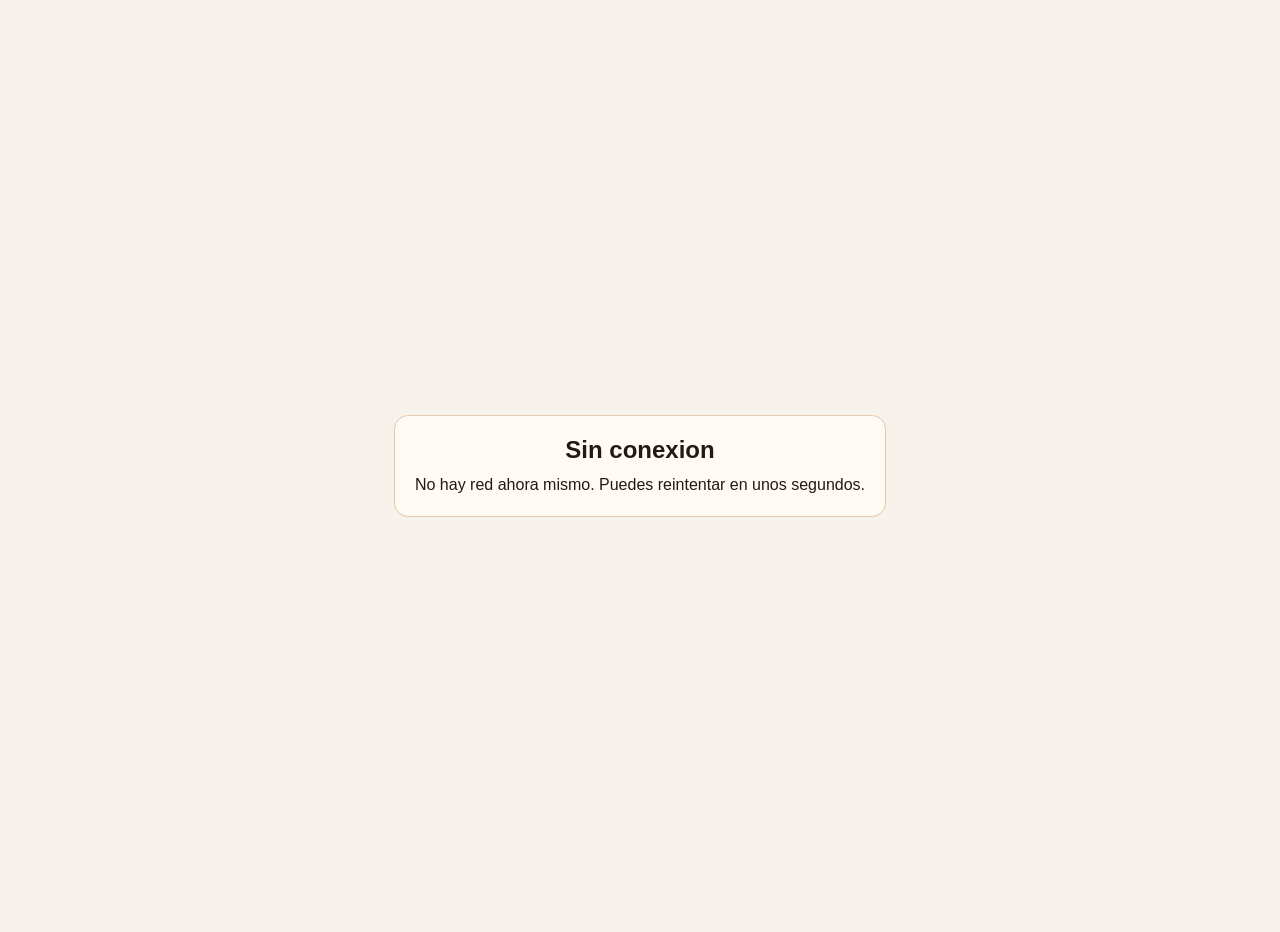
<file: offline.html>
<!doctype html>
<html lang="es">
<head>
  <meta charset="UTF-8" />
  <meta name="viewport" content="width=device-width, initial-scale=1.0" />
  <title>Sin conexion | Vanesa's Peluqueria</title>
  <style>
    body {
      margin: 0;
      min-height: 100vh;
      display: grid;
      place-items: center;
      font-family: "Segoe UI", sans-serif;
      color: #201a15;
      background: #f7f2eb;
      padding: 1rem;
      text-align: center;
    }
    .card {
      background: #fffaf3;
      border: 1px solid #e5c9a6;
      border-radius: 14px;
      padding: 1.25rem;
      max-width: 520px;
    }
    h1 { margin: 0 0 0.6rem; }
    p { margin: 0; line-height: 1.45; }
  </style>
</head>
<body>
  <article class="card">
    <h1>Sin conexion</h1>
    <p>No hay red ahora mismo. Puedes reintentar en unos segundos.</p>
  </article>
</body>
</html>
</file>
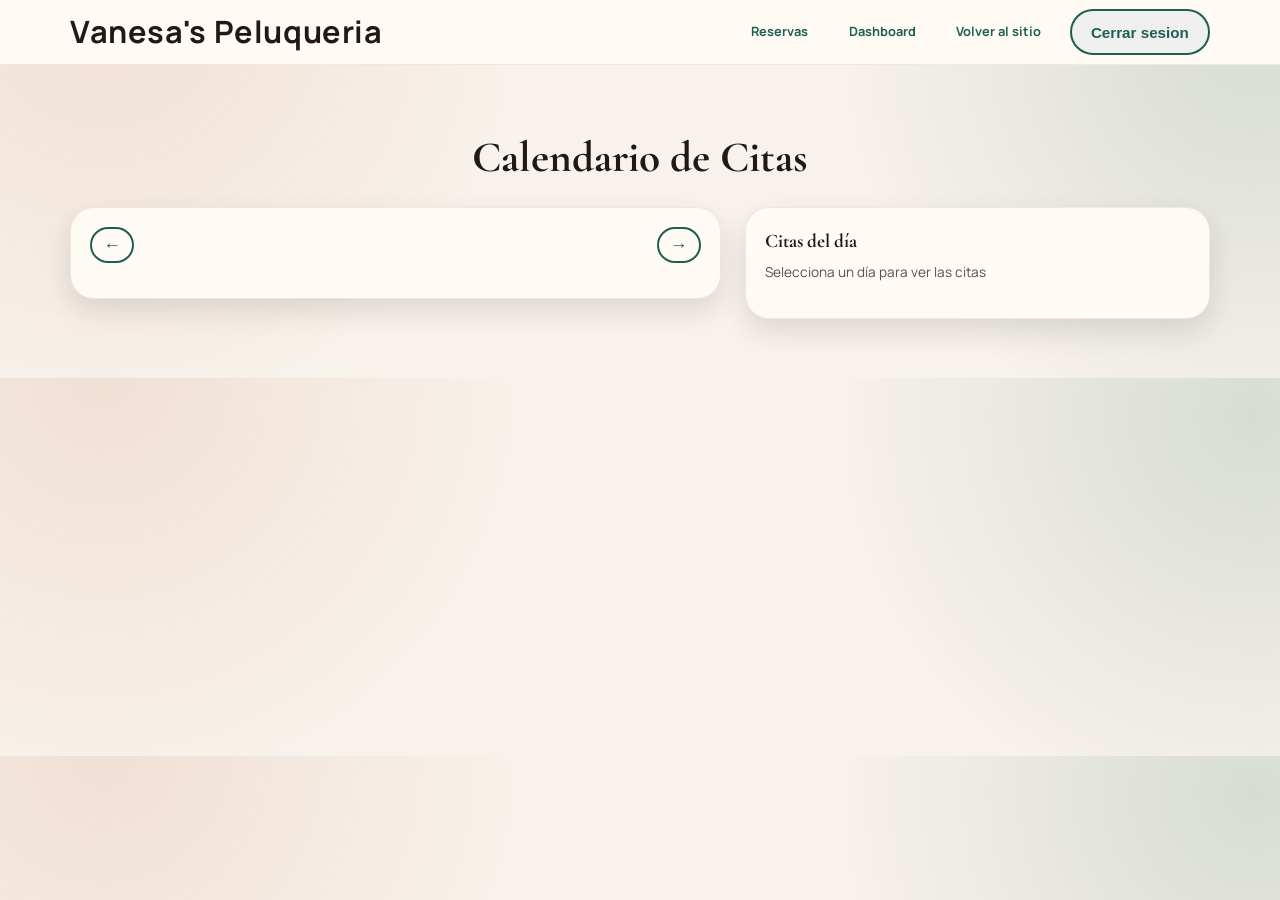
<file: admin/calendario.html>
<!doctype html>
<html lang="es">
<head>
  <meta charset="UTF-8" />
  <meta name="viewport" content="width=device-width, initial-scale=1.0" />
  <meta name="robots" content="noindex, nofollow" />
  <link rel="icon" href="../fotos/logo.ico" type="image/x-icon" />
  <link rel="manifest" href="manifest.webmanifest" />
  <link rel="apple-touch-icon" href="../fotos/icon-192.png" />
  <meta name="apple-mobile-web-app-capable" content="yes" />
  <meta name="apple-mobile-web-app-status-bar-style" content="default" />
  <title>Calendario Admin - Vanesa's Peluqueria</title>
  <link rel="preconnect" href="https://fonts.googleapis.com" />
  <link rel="preconnect" href="https://fonts.gstatic.com" crossorigin />
  <link href="https://fonts.googleapis.com/css2?family=Cormorant+Garamond:wght@500;700&family=Manrope:wght@400;600;700&display=swap" rel="stylesheet" />
  <link rel="stylesheet" href="../css/styles.css" />
  <link rel="stylesheet" href="../css/calendar.css" />
  <link rel="stylesheet" href="../css/admin.css" />
  <script type="importmap">
  {
    "imports": {
      "@supabase/supabase-js": "https://esm.sh/@supabase/supabase-js@2"
    }
  }
  </script>
</head>
<body>
  <header class="admin-header">
    <div class="container admin-header-inner">
      <a class="brand" href="dashboard.html">Vanesa's Peluqueria</a>
      <nav class="admin-nav">
        <a href="reservas.html" class="btn-secondary btn-sm">Reservas</a>
        <a href="dashboard.html" class="btn-secondary btn-sm">Dashboard</a>
        <a href="../index.html" class="btn-secondary btn-sm">Volver al sitio</a>
        <button id="install-btn" class="btn-secondary btn-sm" style="display:none" type="button">Instalar app</button>
        <button id="logout-btn" class="btn btn-secondary" type="button">Cerrar sesion</button>
      </nav>
    </div>
  </header>

  <main id="contenido">
    <section class="section">
      <div class="container">
        <h1 class="section-title">Calendario de Citas</h1>

        <div class="calendar-layout">
          <div class="calendar-container">
            <div class="calendar-header">
              <button class="calendar-nav" id="prev-month" type="button" aria-label="Mes anterior">&larr;</button>
              <h2 id="month-year"></h2>
              <button class="calendar-nav" id="next-month" type="button" aria-label="Mes siguiente">&rarr;</button>
            </div>
            <div class="calendar-grid" id="calendar-grid"></div>
          </div>

          <div class="appointments-panel">
            <h3>Citas del día</h3>
            <p class="day-label" id="day-label">Selecciona un día para ver las citas</p>
            <div id="day-appointments"></div>
          </div>
        </div>
      </div>
    </section>
  </main>

  <script>
    let installPrompt = null;
    window.addEventListener('beforeinstallprompt', e => { e.preventDefault(); installPrompt = e; document.getElementById('install-btn').style.display = '' });
  </script>
  <script src="../js/main.js" defer></script>
  <script type="module" src="../js/supabase.js"></script>
  <script type="module" src="../js/calendar-admin.js?v=1"></script>
  <script type="module">
    import { logout } from '../js/auth.js'
    document.getElementById('install-btn').addEventListener('click', async () => { if (installPrompt) { installPrompt.prompt(); await installPrompt.userChoice; installPrompt = null; document.getElementById('install-btn').style.display = 'none' } })
    document.getElementById('logout-btn').addEventListener('click', async () => {
      try { await logout(); window.location.replace('/admin/') } catch (e) { console.error(e) }
    })
  </script>
</body>
</html>
</file>
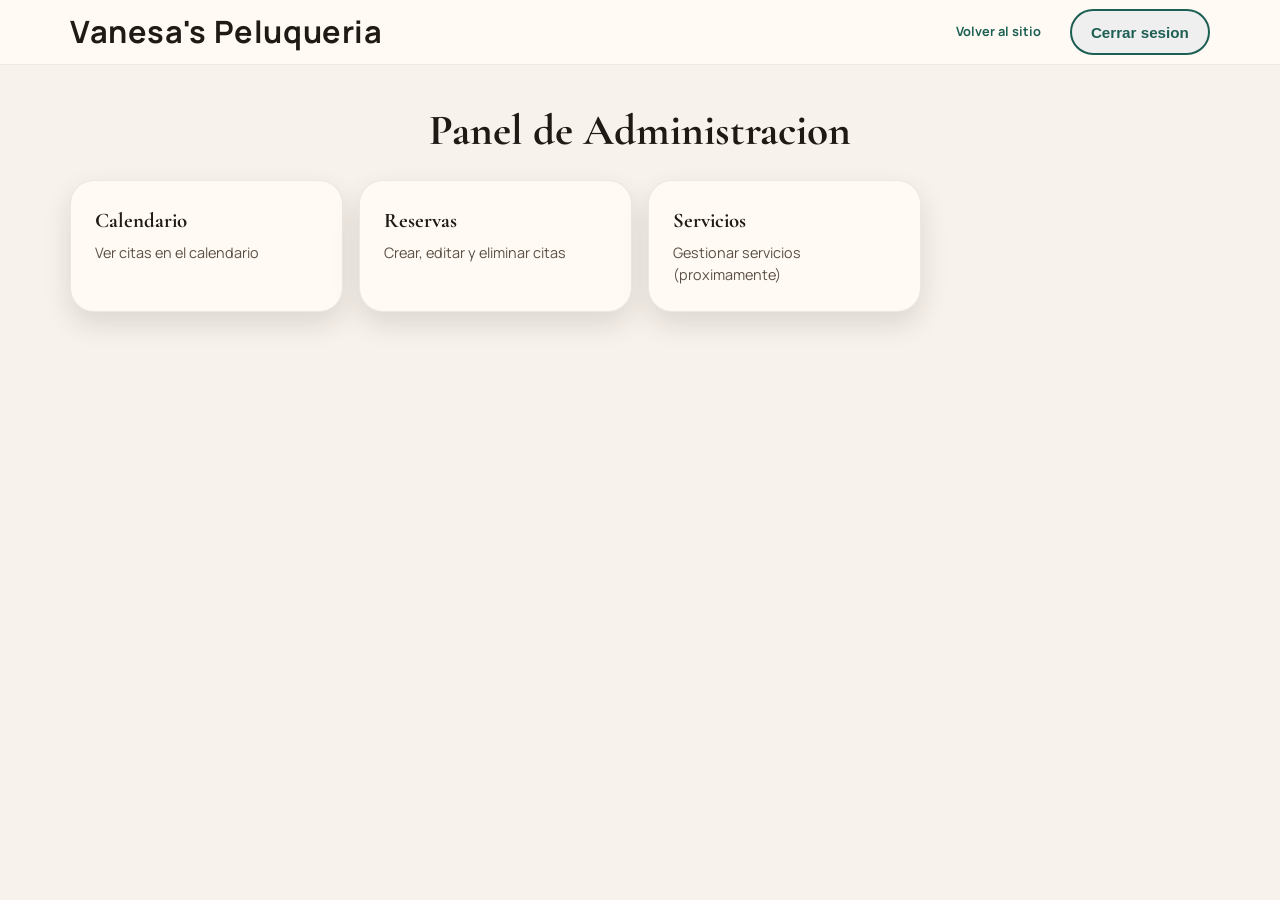
<file: admin/dashboard.html>
<!doctype html>
<html lang="es">
<head>
  <meta charset="UTF-8" />
  <meta name="viewport" content="width=device-width, initial-scale=1.0" />
  <meta name="robots" content="noindex, nofollow" />
  <link rel="icon" href="../fotos/logo.ico" type="image/x-icon" />
  <link rel="manifest" href="manifest.webmanifest" />
  <link rel="apple-touch-icon" href="../fotos/icon-192.png" />
  <meta name="apple-mobile-web-app-capable" content="yes" />
  <meta name="apple-mobile-web-app-status-bar-style" content="default" />
  <title>Dashboard - Vanesa's Peluqueria</title>
  <link rel="preconnect" href="https://fonts.googleapis.com" />
  <link rel="preconnect" href="https://fonts.gstatic.com" crossorigin />
  <link href="https://fonts.googleapis.com/css2?family=Cormorant+Garamond:wght@500;700&family=Manrope:wght@400;600;700&display=swap" rel="stylesheet" />
  <link rel="stylesheet" href="../css/styles.css" />
  <link rel="stylesheet" href="../css/admin.css" />
  <script type="importmap">
  {
    "imports": {
      "@supabase/supabase-js": "https://esm.sh/@supabase/supabase-js@2"
    }
  }
  </script>
</head>
<body class="admin-page">
  <header class="admin-header">
    <div class="container admin-header-inner">
      <a class="brand" href="dashboard.html">Vanesa's Peluqueria</a>
      <nav class="admin-nav">
        <span id="user-email" class="admin-user"></span>
        <a href="../index.html" class="btn-secondary btn-sm">Volver al sitio</a>
        <button id="install-btn" class="btn-secondary btn-sm" style="display:none" type="button">Instalar app</button>
        <button id="logout-btn" class="btn btn-secondary" type="button">Cerrar sesion</button>
      </nav>
    </div>
  </header>

  <main class="admin-main container">
    <h1 class="section-title">Panel de Administracion</h1>

    <div class="dashboard-grid">
      <a href="calendario.html" class="dashboard-card">
        <h2>Calendario</h2>
        <p>Ver citas en el calendario</p>
      </a>
      <a href="reservas.html" class="dashboard-card">
        <h2>Reservas</h2>
        <p>Crear, editar y eliminar citas</p>
      </a>
      <a href="#" class="dashboard-card">
        <h2>Servicios</h2>
        <p>Gestionar servicios (proximamente)</p>
      </a>
    </div>
  </main>

  <script>
    let installPrompt = null;
    window.addEventListener('beforeinstallprompt', e => { e.preventDefault(); installPrompt = e; document.getElementById('install-btn').style.display = '' });
  </script>
  <script type="module">
    import { requireAuth, logout, getSession } from '../js/auth.js';

    (async () => {
      try {
        const session = await requireAuth()
        if (session) {
          document.getElementById('user-email').textContent = session.user.email
        }
      } catch (err) {
        console.error('Dashboard error:', err)
      }
    })()

    document.getElementById('install-btn').addEventListener('click', async () => { if (installPrompt) { installPrompt.prompt(); await installPrompt.userChoice; installPrompt = null; document.getElementById('install-btn').style.display = 'none' } })
    document.getElementById('logout-btn').addEventListener('click', async () => {
      try {
        await logout()
        window.location.replace('/admin/')
      } catch (err) {
        console.error('Logout error:', err)
      }
    })
  </script>
</body>
</html>
</file>
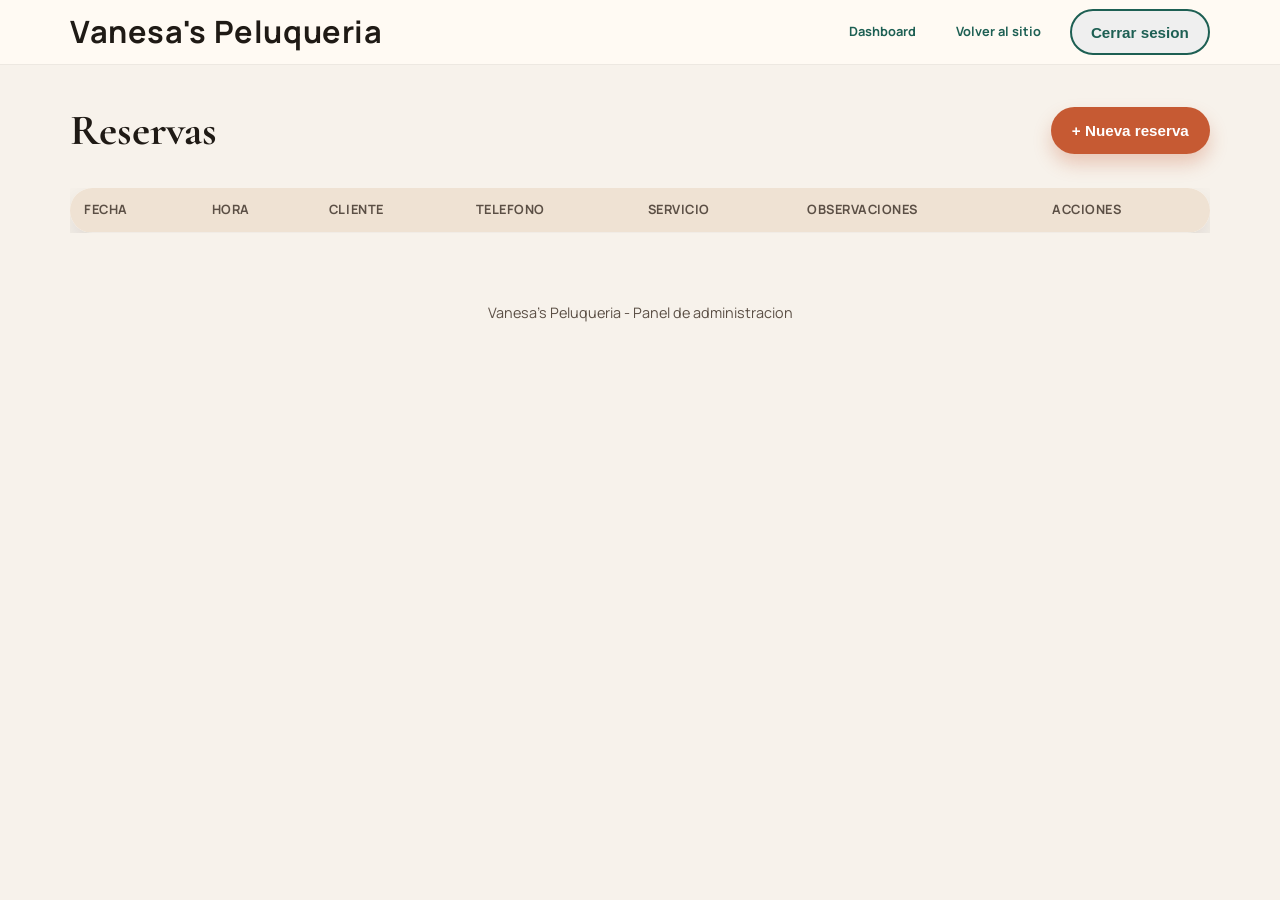
<file: admin/reservas.html>
<!doctype html>
<html lang="es">
<head>
  <meta charset="UTF-8" />
  <meta name="viewport" content="width=device-width, initial-scale=1.0" />
  <meta name="robots" content="noindex, nofollow" />
  <link rel="icon" href="../fotos/logo.ico" type="image/x-icon" />
  <link rel="manifest" href="manifest.webmanifest" />
  <link rel="apple-touch-icon" href="../fotos/icon-192.png" />
  <meta name="apple-mobile-web-app-capable" content="yes" />
  <meta name="apple-mobile-web-app-status-bar-style" content="default" />
  <title>Reservas - Vanesa's Peluqueria</title>
  <link rel="preconnect" href="https://fonts.googleapis.com" />
  <link rel="preconnect" href="https://fonts.gstatic.com" crossorigin />
  <link href="https://fonts.googleapis.com/css2?family=Cormorant+Garamond:wght@500;700&family=Manrope:wght@400;600;700&display=swap" rel="stylesheet" />
  <link rel="stylesheet" href="../css/styles.css" />
  <link rel="stylesheet" href="../css/admin.css" />
  <meta http-equiv="Cache-Control" content="no-cache, no-store, must-revalidate" />
  <script type="importmap">
  {
    "imports": {
      "@supabase/supabase-js": "https://esm.sh/@supabase/supabase-js@2"
    }
  }
  </script>
</head>
<body class="admin-page">
  <header class="admin-header">
    <div class="container admin-header-inner">
      <a class="brand" href="dashboard.html">Vanesa's Peluqueria</a>
      <nav class="admin-nav">
        <a href="dashboard.html" class="btn-secondary btn-sm">Dashboard</a>
        <a href="../index.html" class="btn-secondary btn-sm">Volver al sitio</a>
        <button id="install-btn" class="btn-secondary btn-sm" style="display:none" type="button">Instalar app</button>
        <button id="logout-btn" class="btn btn-secondary" type="button">Cerrar sesion</button>
      </nav>
    </div>
  </header>

  <main class="admin-main container">
    <div class="page-header">
      <h1 class="section-title" style="margin-bottom:0">Reservas</h1>
      <button id="nueva-reserva" class="btn btn-primary" type="button">+ Nueva reserva</button>
    </div>

    <div class="reservas-container">
      <div class="table-wrapper">
        <table class="reservas-table">
          <thead>
            <tr>
              <th>Fecha</th>
              <th>Hora</th>
              <th>Cliente</th>
              <th>Telefono</th>
              <th>Servicio</th>
              <th>Observaciones</th>
              <th>Acciones</th>
            </tr>
          </thead>
          <tbody id="reservas-tbody"></tbody>
        </table>
      </div>
    </div>
  </main>

  <div class="modal" id="form-modal" style="display:none">
    <div class="modal-backdrop"></div>
    <div class="modal-content">
      <h2 id="modal-title">Nueva reserva</h2>
      <form id="reserva-form" class="crud-form">
        <label for="nombre_cliente">Nombre del cliente *</label>
        <input type="text" id="nombre_cliente" required />

        <label for="telefono">Telefono</label>
        <input type="tel" id="telefono" />

        <label for="servicio_id">Servicio *</label>
        <select id="servicio_id" required></select>

        <label for="fecha">Fecha *</label>
        <input type="date" id="fecha" required />

        <label for="horario_inicio">Hora *</label>
        <input type="time" id="horario_inicio" required />

        <label for="observaciones">Observaciones</label>
        <textarea id="observaciones" rows="3"></textarea>

        <div class="form-actions">
          <button type="button" id="cancel-btn" class="btn btn-secondary">Cancelar</button>
          <button type="submit" class="btn btn-primary">Crear reserva</button>
        </div>
      </form>
    </div>
  </div>

  <div class="modal" id="delete-modal" style="display:none">
    <div class="modal-backdrop"></div>
    <div class="modal-content modal-sm">
      <h2>Eliminar reserva</h2>
      <p>¿Estas segura de que quieres eliminar esta reserva?</p>
      <div class="form-actions">
        <button id="cancel-delete" class="btn btn-secondary" type="button">Cancelar</button>
        <button id="confirm-delete" class="btn" style="background:#b91c1c;color:#fff;border-color:#b91c1c" type="button">Eliminar</button>
      </div>
    </div>
  </div>

  <footer class="footer">
    <div class="container">
      <p>Vanesa's Peluqueria - Panel de administracion</p>
    </div>
  </footer>

  <script>
    let installPrompt = null;
    window.addEventListener('beforeinstallprompt', e => { e.preventDefault(); installPrompt = e; document.getElementById('install-btn').style.display = '' });
    document.getElementById('install-btn').addEventListener('click', async () => { if (installPrompt) { installPrompt.prompt(); await installPrompt.userChoice; installPrompt = null; document.getElementById('install-btn').style.display = 'none' } })
  </script>
  <script type="module" src="../js/admin-reservas.js?v=5"></script>
</body>
</html>
</file>
<file: css/styles.css>
:root {
  --bg: #f7f2eb;
  --surface: #fffaf3;
  --surface-2: #efe2d3;
  --ink: #1f1a15;
  --muted: #5b4f45;
  --accent: #c65a33;
  --accent-2: #1d5f53;
  --ring: #e5c9a6;
  --shadow: 0 12px 28px rgba(31, 26, 21, 0.12);
  --radius: 16px;
  --radius-lg: 24px;
  --max: 1140px;
}

* {
  box-sizing: border-box;
}

html {
  scroll-behavior: smooth;
}

body {
  margin: 0;
  font-family: "Manrope", "Segoe UI", sans-serif;
  line-height: 1.55;
  color: var(--ink);
  background:
    radial-gradient(circle at 8% 0%, rgba(198, 90, 51, 0.12), transparent 34%),
    radial-gradient(circle at 98% 10%, rgba(29, 95, 83, 0.15), transparent 32%),
    var(--bg);
}

h1,
h2,
h3 {
  font-family: "Cormorant Garamond", Georgia, serif;
  margin-top: 0;
}

a {
  color: inherit;
}

img {
  display: block;
  max-width: 100%;
  border-radius: var(--radius);
}

.container {
  width: min(100% - 2rem, var(--max));
  margin-inline: auto;
}

.skip-link {
  position: absolute;
  left: -9999px;
  top: 0;
  background: #fff;
  color: #000;
  padding: 0.75rem;
  z-index: 100;
}

.skip-link:focus {
  left: 0.75rem;
  top: 0.75rem;
}

.site-header {
  position: sticky;
  top: 0;
  backdrop-filter: blur(8px);
  background: rgba(247, 242, 235, 0.86);
  border-bottom: 1px solid rgba(31, 26, 21, 0.08);
  z-index: 20;
}

.header-inner {
  min-height: 72px;
  display: flex;
  align-items: center;
  justify-content: space-between;
  gap: 1rem;
}

.brand {
  text-decoration: none;
  font-size: clamp(1.45rem, 2.4vw, 2rem);
  font-weight: 700;
  letter-spacing: 0.02em;
}

.menu-toggle {
  display: none;
  border: 2px solid var(--accent-2);
  border-radius: 999px;
  background: transparent;
  color: var(--accent-2);
  padding: 0.45rem 0.8rem;
  font-weight: 700;
  cursor: pointer;
}

.nav {
  display: flex;
  gap: 1rem;
  align-items: center;
}

.nav a {
  color: var(--muted);
  font-weight: 700;
  text-decoration: none;
}

.nav a:hover,
.nav a:focus-visible {
  color: var(--accent);
}

.section {
  padding: clamp(2.2rem, 4.6vw, 4rem) 0;
}

.hero-grid {
  display: grid;
  grid-template-columns: 1.1fr 1fr;
  gap: 1.2rem;
  align-items: center;
}

.kicker {
  margin: 0 0 0.7rem;
  text-transform: uppercase;
  letter-spacing: 0.11em;
  font-size: 0.77rem;
  color: var(--accent-2);
  font-weight: 700;
}

.hero h1 {
  margin-bottom: 0.8rem;
  font-size: clamp(2rem, 7vw, 4rem);
  line-height: 1;
  text-wrap: balance;
}

.hero p {
  color: var(--muted);
  max-width: 56ch;
}

.hero-card {
  background: linear-gradient(160deg, var(--surface), #fff 70%);
  border: 1px solid rgba(31, 26, 21, 0.1);
  box-shadow: var(--shadow);
  border-radius: var(--radius-lg);
  padding: 1rem;
}

.button-row {
  display: flex;
  flex-wrap: wrap;
  gap: 0.8rem;
}

.btn {
  display: inline-block;
  border-radius: 999px;
  text-decoration: none;
  padding: 0.8rem 1.2rem;
  font-size: 0.95rem;
  font-weight: 700;
  border: 2px solid transparent;
}

.btn-primary {
  color: #fff;
  background: var(--accent);
  box-shadow: 0 10px 18px rgba(198, 90, 51, 0.28);
}

.btn-secondary {
  color: var(--accent-2);
  border-color: var(--accent-2);
}

.btn:hover,
.btn:focus-visible {
  transform: translateY(-2px);
}

.section-title {
  margin: 0 0 1rem;
  text-align: center;
  font-size: clamp(1.7rem, 4vw, 2.7rem);
}

.services,
.pricing-grid,
.review-grid,
.contact-grid {
  display: grid;
  gap: 1rem;
}

.services {
  grid-template-columns: 1fr 1fr;
}

.pricing-grid {
  grid-template-columns: repeat(2, minmax(0, 1fr));
}

.review-grid {
  grid-template-columns: repeat(3, minmax(0, 1fr));
}

.contact-grid {
  grid-template-columns: 0.95fr 1.05fr;
  align-items: start;
}

.panel,
.price-card,
.review {
  background: var(--surface);
  border: 1px solid rgba(31, 26, 21, 0.08);
  border-radius: var(--radius-lg);
  box-shadow: var(--shadow);
  padding: 1.1rem;
}

.service-list {
  list-style: none;
  display: grid;
  grid-template-columns: 1fr 1fr;
  gap: 0.8rem;
  margin: 1rem 0 0;
  padding: 0;
}

.chip {
  background: #fff;
  color: var(--muted);
  border-radius: 12px;
  border: 1px dashed var(--ring);
  padding: 0.65rem;
}

.price-card {
  background: linear-gradient(180deg, #fff, var(--surface));
}

.price-card.highlight {
  border-color: rgba(198, 90, 51, 0.32);
}

.price {
  margin: 0.5rem 0;
  font-size: 1.2rem;
  font-weight: 700;
  color: var(--accent-2);
}

.price-card ul {
  margin: 0;
  padding-left: 1rem;
  color: var(--muted);
}

.testimonials {
  background: var(--surface-2);
  border-top: 1px solid rgba(31, 26, 21, 0.08);
  border-bottom: 1px solid rgba(31, 26, 21, 0.08);
}

.review {
  background: rgba(255, 255, 255, 0.86);
  border-radius: 14px;
}

.review h3 {
  margin-bottom: 0.5rem;
  font-size: 1.2rem;
}

.contact-list {
  color: var(--muted);
}

.contact-list p {
  margin: 0 0 0.7rem;
}

.map-frame {
  width: 100%;
  min-height: 340px;
  border: 0;
  border-radius: var(--radius-lg);
  box-shadow: var(--shadow);
}

.footer {
  text-align: center;
  color: var(--muted);
  font-size: 0.9rem;
  padding: 1.4rem 0 2rem;
}

.admin-link {
  color: var(--muted);
  text-decoration: none;
  opacity: 0.5;
  font-size: 0.8rem;
}
.admin-link:hover {
  opacity: 1;
  text-decoration: underline;
}

:focus-visible {
  outline: 3px solid var(--ring);
  outline-offset: 2px;
}

@media (max-width: 930px) {
  .services,
  .pricing-grid,
  .review-grid,
  .contact-grid,
  .hero-grid,
  .service-list {
    grid-template-columns: 1fr;
  }

  .menu-toggle {
    display: inline-block;
  }

  .nav {
    position: absolute;
    top: 72px;
    right: 1rem;
    left: 1rem;
    background: #fff8f0;
    border: 1px solid rgba(31, 26, 21, 0.12);
    border-radius: 14px;
    box-shadow: var(--shadow);
    padding: 0.85rem;
    flex-direction: column;
    align-items: flex-start;
    display: none;
  }

  .nav[data-open="true"] {
    display: flex;
  }
}

@media (prefers-reduced-motion: reduce) {
  * {
    scroll-behavior: auto;
    transition: none;
  }
}
</file>
<file: css/admin.css>
.admin-page {
  background: var(--bg);
  min-height: 100vh;
}

.login-container {
  display: flex;
  align-items: center;
  justify-content: center;
  min-height: 100vh;
  padding: 1rem;
}

.login-card {
  background: var(--surface);
  border: 1px solid rgba(31, 26, 21, 0.08);
  border-radius: var(--radius-lg);
  box-shadow: var(--shadow);
  padding: 2.5rem;
  width: 100%;
  max-width: 400px;
  text-align: center;
}

.login-card h1 {
  font-size: 1.8rem;
  margin-bottom: 0.2rem;
}

.login-subtitle {
  color: var(--muted);
  font-size: 0.9rem;
  margin: 0 0 1.5rem;
}

.login-form {
  text-align: left;
  display: flex;
  flex-direction: column;
  gap: 0.3rem;
}

.login-form label {
  font-size: 0.85rem;
  font-weight: 700;
  color: var(--muted);
  margin-top: 0.5rem;
}

.login-form input {
  padding: 0.7rem 0.9rem;
  border: 2px solid rgba(31, 26, 21, 0.12);
  border-radius: 10px;
  font-size: 0.95rem;
  font-family: inherit;
  background: #fff;
  transition: border-color 0.2s;
}

.login-form input:focus {
  border-color: var(--accent);
  outline: none;
}

.form-error {
  color: #b91c1c;
  font-size: 0.85rem;
  margin: 0.5rem 0 0;
  text-align: center;
}

.login-btn {
  margin-top: 1rem;
  width: 100%;
  text-align: center;
  cursor: pointer;
}

.login-btn:disabled {
  opacity: 0.6;
  cursor: not-allowed;
}

.back-link {
  display: inline-block;
  margin-top: 1.2rem;
  font-size: 0.85rem;
  color: var(--muted);
}

.admin-header {
  background: var(--surface);
  border-bottom: 1px solid rgba(31, 26, 21, 0.08);
  position: sticky;
  top: 0;
  z-index: 20;
}

.admin-header-inner {
  display: flex;
  align-items: center;
  justify-content: space-between;
  min-height: 64px;
  gap: 1rem;
}

.admin-nav {
  display: flex;
  align-items: center;
  gap: 1rem;
}

.admin-user {
  font-size: 0.85rem;
  color: var(--muted);
}

.admin-main {
  padding: 2rem 0;
}

.dashboard-grid {
  display: grid;
  grid-template-columns: repeat(auto-fill, minmax(260px, 1fr));
  gap: 1rem;
  margin-top: 1rem;
}

.dashboard-card {
  display: block;
  background: var(--surface);
  border: 1px solid rgba(31, 26, 21, 0.08);
  border-radius: var(--radius-lg);
  box-shadow: var(--shadow);
  padding: 1.5rem;
  text-decoration: none;
  transition: transform 0.15s, box-shadow 0.15s;
}

.dashboard-card:hover {
  transform: translateY(-3px);
  box-shadow: 0 16px 32px rgba(31, 26, 21, 0.15);
}

.dashboard-card h2 {
  font-size: 1.3rem;
  margin-bottom: 0.3rem;
}

.dashboard-card p {
  color: var(--muted);
  font-size: 0.9rem;
  margin: 0;
}

.page-header {
  display: flex;
  align-items: center;
  justify-content: space-between;
  flex-wrap: wrap;
  gap: 1rem;
  margin-bottom: 1.5rem;
}

.btn-sm {
  font-size: 0.8rem;
  padding: 0.35rem 0.65rem;
  border-radius: 999px;
  border: 2px solid transparent;
  font-weight: 700;
  cursor: pointer;
  font-family: inherit;
  text-decoration: none;
  display: inline-block;
}

.btn-edit {
  background: rgba(29, 95, 83, 0.12);
  color: var(--accent-2);
  border-color: var(--accent-2);
}

.btn-delete {
  background: rgba(185, 28, 28, 0.1);
  color: #b91c1c;
  border-color: #b91c1c;
}

.btn-edit:hover,
.btn-delete:hover {
  opacity: 0.8;
}

.table-wrapper {
  overflow-x: auto;
}

.reservas-table {
  width: 100%;
  border-collapse: collapse;
  background: var(--surface);
  border-radius: var(--radius-lg);
  box-shadow: var(--shadow);
  overflow: hidden;
  font-size: 0.9rem;
}

.reservas-table th,
.reservas-table td {
  padding: 0.75rem 0.9rem;
  text-align: left;
  border-bottom: 1px solid rgba(31, 26, 21, 0.06);
}

.reservas-table th {
  background: var(--surface-2);
  font-weight: 700;
  font-size: 0.8rem;
  text-transform: uppercase;
  letter-spacing: 0.04em;
  color: var(--muted);
}

.reservas-table tr:last-child td {
  border-bottom: none;
}

.reservas-table tr:hover td {
  background: rgba(247, 242, 235, 0.5);
}

.actions-cell {
  display: flex;
  gap: 0.4rem;
  white-space: nowrap;
}

.empty-row {
  text-align: center;
  color: var(--muted);
  padding: 2rem !important;
  font-style: italic;
}

.modal {
  position: fixed;
  inset: 0;
  display: flex;
  align-items: center;
  justify-content: center;
  z-index: 100;
  padding: 1rem;
}

.modal-backdrop {
  position: absolute;
  inset: 0;
  background: rgba(31, 26, 21, 0.45);
}

.modal-content {
  position: relative;
  background: var(--surface);
  border-radius: var(--radius-lg);
  box-shadow: var(--shadow);
  padding: 2rem;
  width: 100%;
  max-width: 520px;
  max-height: 90vh;
  overflow-y: auto;
}

.modal-sm {
  max-width: 400px;
}

.modal-content h2 {
  margin-bottom: 1rem;
  font-size: 1.4rem;
}

.crud-form {
  display: flex;
  flex-direction: column;
  gap: 0.3rem;
}

.crud-form label {
  font-size: 0.85rem;
  font-weight: 700;
  color: var(--muted);
  margin-top: 0.5rem;
}

.crud-form input,
.crud-form select,
.crud-form textarea {
  padding: 0.65rem 0.8rem;
  border: 2px solid rgba(31, 26, 21, 0.12);
  border-radius: 10px;
  font-size: 0.9rem;
  font-family: inherit;
  background: #fff;
  transition: border-color 0.2s;
}

.crud-form input:focus,
.crud-form select:focus,
.crud-form textarea:focus {
  border-color: var(--accent);
  outline: none;
}

.form-actions {
  display: flex;
  gap: 0.8rem;
  justify-content: flex-end;
  margin-top: 1.2rem;
}

  @media (max-width: 700px) {
    .reservas-table thead {
      display: none;
    }

    .reservas-table tr {
      display: block;
      padding: 1rem;
      border-bottom: 1px solid rgba(31, 26, 21, 0.08);
    }

    .reservas-table td {
      display: flex;
      justify-content: space-between;
      align-items: center;
      padding: 0.35rem 0;
      border: none;
    }

    .reservas-table td::before {
      content: attr(data-label);
      font-weight: 700;
      font-size: 0.8rem;
      color: var(--muted);
      text-transform: uppercase;
      letter-spacing: 0.03em;
    }

    .actions-cell {
      justify-content: flex-end;
      padding-top: 0.5rem;
    }
  }

  @media (max-width: 480px) {
    .admin-header-inner {
      flex-direction: column;
      align-items: stretch;
      gap: 0.5rem;
      padding-top: 0.6rem;
      padding-bottom: 0.6rem;
    }

    .admin-nav {
      flex-wrap: wrap;
      gap: 0.4rem;
    }

    .admin-user {
      font-size: 0.75rem;
      overflow: hidden;
      text-overflow: ellipsis;
    }

    .btn-sm {
      font-size: 0.72rem;
      padding: 0.25rem 0.5rem;
    }

    .page-header {
      flex-direction: column;
      align-items: stretch;
    }

    .page-header .btn-primary {
      width: 100%;
      text-align: center;
    }

    .dashboard-grid {
      grid-template-columns: 1fr;
    }

    .admin-main {
      padding: 1rem 0;
    }

    .modal-content {
      padding: 1.25rem;
    }
  }
</file>
<file: css/calendar.css>
.calendar-layout {
  display: grid;
  grid-template-columns: 1.4fr 1fr;
  gap: 1.5rem;
  align-items: start;
}

.calendar-container {
  background: var(--surface);
  border: 1px solid rgba(31, 26, 21, 0.08);
  border-radius: var(--radius-lg);
  box-shadow: var(--shadow);
  padding: 1.2rem;
}

.calendar-header {
  display: flex;
  align-items: center;
  justify-content: space-between;
  margin-bottom: 1rem;
}

.calendar-header h2 {
  font-size: clamp(1.2rem, 2.5vw, 1.6rem);
  margin: 0;
}

.calendar-nav {
  background: none;
  border: 2px solid var(--accent-2);
  border-radius: 999px;
  color: var(--accent-2);
  cursor: pointer;
  font-size: 1.1rem;
  font-weight: 700;
  padding: 0.35rem 0.7rem;
  transition: background 0.2s, color 0.2s;
}

.calendar-nav:hover {
  background: var(--accent-2);
  color: #fff;
}

.calendar-grid {
  display: grid;
  grid-template-columns: repeat(7, 1fr);
  gap: 0.25rem;
}

.calendar-day-header {
  text-align: center;
  font-size: 0.75rem;
  font-weight: 700;
  color: var(--muted);
  padding: 0.4rem 0;
  text-transform: uppercase;
  letter-spacing: 0.05em;
}

.calendar-day {
  display: flex;
  flex-direction: column;
  align-items: center;
  justify-content: flex-start;
  min-height: 70px;
  padding: 0.3rem;
  border-radius: 10px;
  cursor: pointer;
  transition: background 0.15s;
  position: relative;
}

.calendar-day:hover {
  background: var(--surface-2);
}

.calendar-day.other-month {
  opacity: 0.3;
  pointer-events: none;
}

.calendar-day.today {
  background: rgba(198, 90, 51, 0.1);
  font-weight: 700;
}

.calendar-day.selected {
  background: rgba(29, 95, 83, 0.15);
  outline: 2px solid var(--accent-2);
}

.calendar-day-number {
  font-size: 0.85rem;
  line-height: 1;
}

.appointment-dots {
  display: flex;
  gap: 3px;
  flex-wrap: wrap;
  justify-content: center;
  margin-top: 3px;
}

.appointment-dot {
  width: 6px;
  height: 6px;
  border-radius: 50%;
  background: var(--accent);
}

.appointment-dot.cancelled {
  background: #b91c1c;
}

.appointment-dot.completed {
  background: var(--accent-2);
}

.appointments-panel {
  background: var(--surface);
  border: 1px solid rgba(31, 26, 21, 0.08);
  border-radius: var(--radius-lg);
  box-shadow: var(--shadow);
  padding: 1.2rem;
}

.appointments-panel h3 {
  margin: 0 0 0.3rem;
  font-size: 1.2rem;
}

.appointments-panel .day-label {
  color: var(--muted);
  font-size: 0.85rem;
  margin: 0 0 1rem;
}

.appointment-item {
  border-left: 4px solid var(--accent);
  padding: 0.7rem 0.8rem;
  margin-bottom: 0.6rem;
  border-radius: 0 8px 8px 0;
  background: rgba(247, 242, 235, 0.5);
}

.appointment-item.cancelled {
  border-left-color: #b91c1c;
  opacity: 0.7;
}

.appointment-item.completed {
  border-left-color: var(--accent-2);
}

.appointment-item-header {
  display: flex;
  justify-content: space-between;
  align-items: baseline;
  gap: 0.5rem;
}

.appointment-item h4 {
  margin: 0;
  font-size: 0.95rem;
}

.appointment-item .time-badge {
  font-size: 0.8rem;
  font-weight: 700;
  color: var(--accent-2);
  white-space: nowrap;
}

.appointment-item .service-text {
  color: var(--muted);
  font-size: 0.85rem;
  margin: 0.15rem 0 0;
}

.appointment-item .status-badge {
  display: inline-block;
  font-size: 0.7rem;
  font-weight: 700;
  text-transform: uppercase;
  letter-spacing: 0.04em;
  padding: 0.15rem 0.45rem;
  border-radius: 999px;
  margin-top: 0.3rem;
}

.status-badge.confirmed {
  background: rgba(198, 90, 51, 0.15);
  color: var(--accent);
}

.status-badge.cancelled {
  background: rgba(185, 28, 28, 0.12);
  color: #b91c1c;
}

.status-badge.completed {
  background: rgba(29, 95, 83, 0.15);
  color: var(--accent-2);
}

.appointments-empty {
  text-align: center;
  color: var(--muted);
  padding: 2rem 0;
  font-size: 0.9rem;
}

.calendar-loading {
  text-align: center;
  padding: 3rem 1rem;
  color: var(--muted);
}

.slot-item {
  display: flex;
  justify-content: space-between;
  align-items: center;
  padding: 0.55rem 0.8rem;
  border-radius: 10px;
  margin-bottom: 0.35rem;
  font-size: 0.9rem;
}

.slot-item.ocupado {
  background: rgba(185, 28, 28, 0.06);
  color: #b91c1c;
  opacity: 0.7;
}

.slot-time {
  font-weight: 700;
}

.slot-status {
  font-size: 0.8rem;
  font-weight: 600;
  text-transform: uppercase;
  letter-spacing: 0.04em;
}

.calendar-error {
  text-align: center;
  padding: 2rem 1rem;
  color: #b91c1c;
  background: rgba(185, 28, 28, 0.08);
  border-radius: var(--radius);
  margin-top: 1rem;
}

@media (max-width: 930px) {
  .calendar-layout {
    grid-template-columns: 1fr;
  }

  .calendar-day {
    min-height: 55px;
    padding: 0.2rem;
  }
}
</file>
